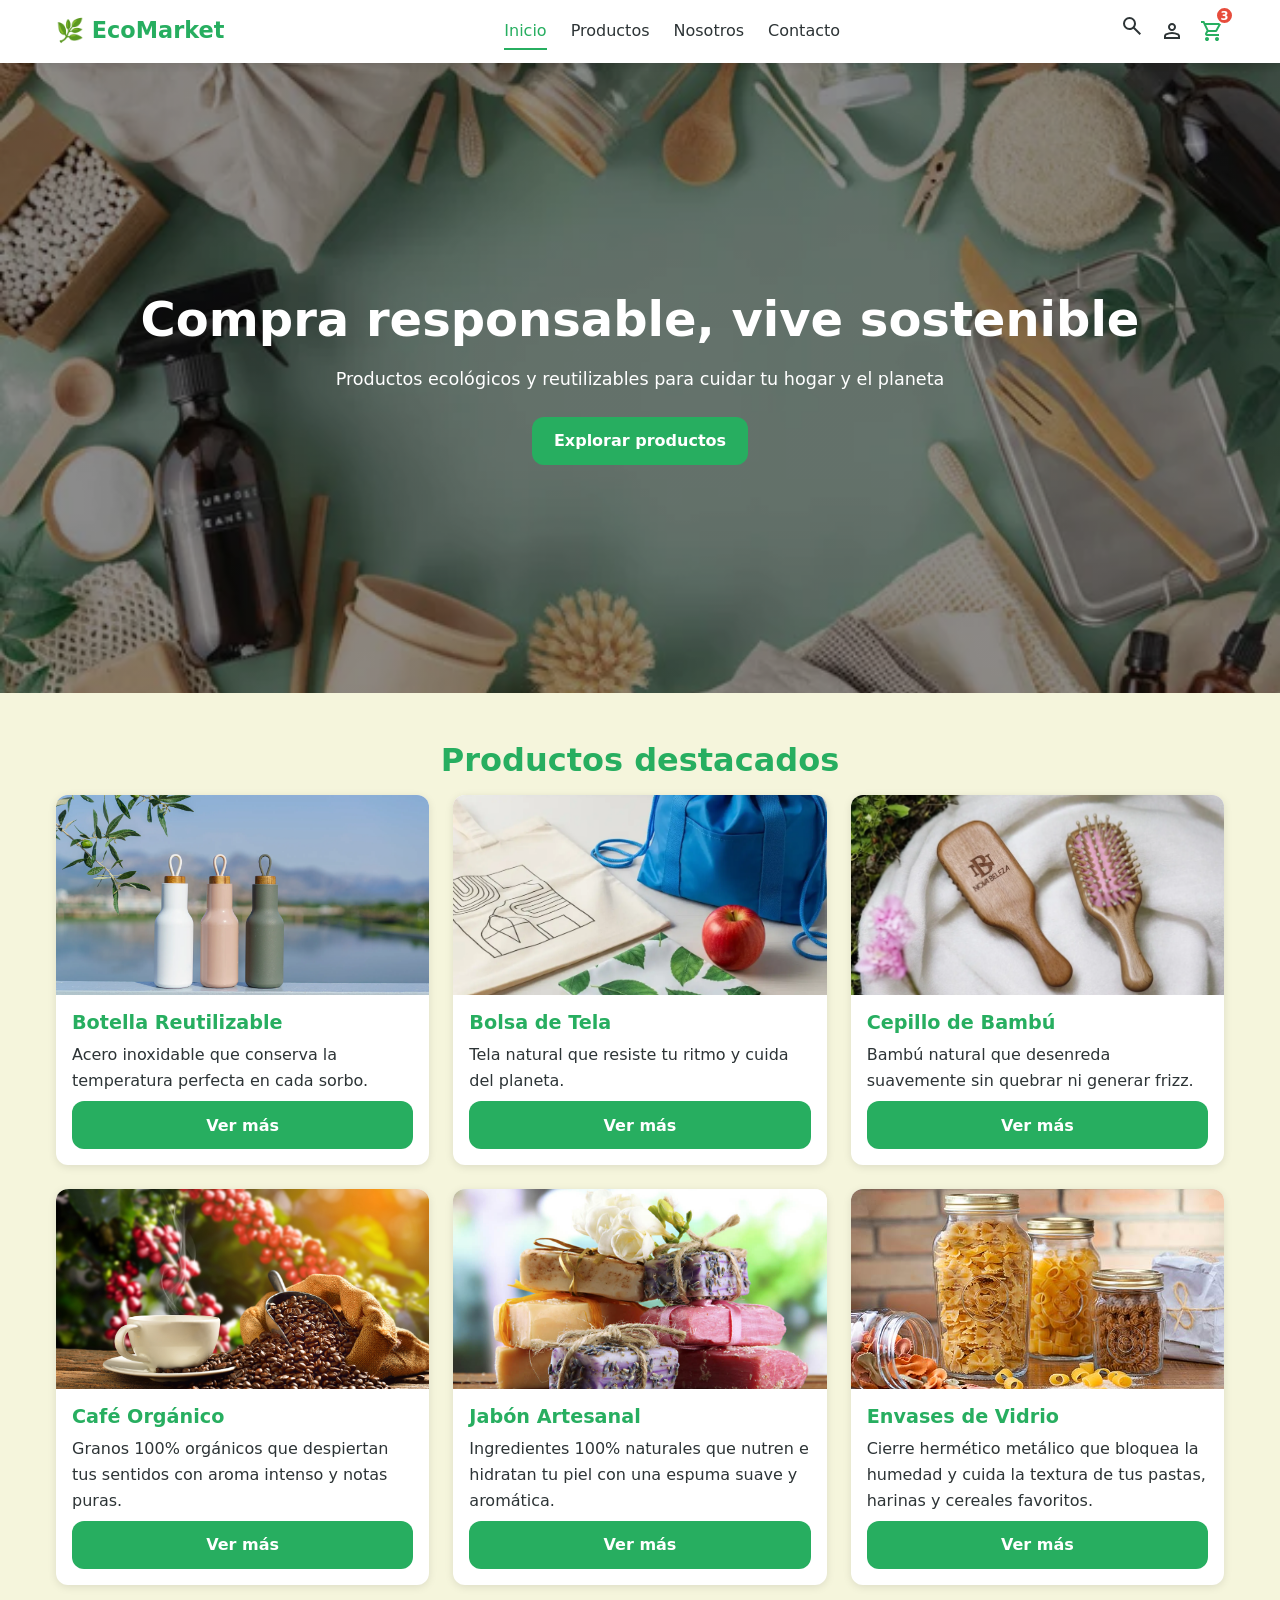
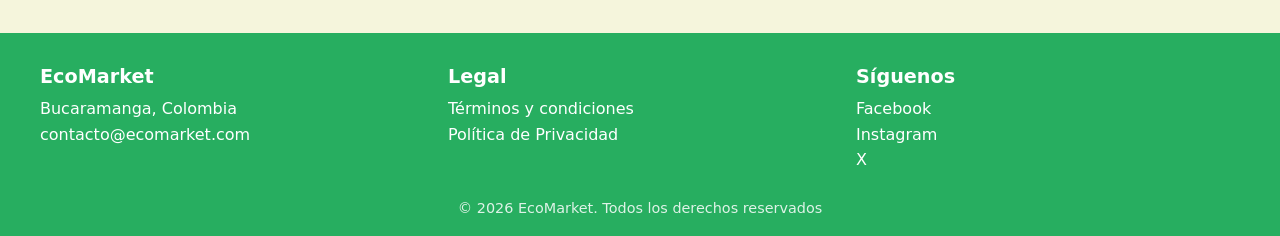
<file: index.html>
<!DOCTYPE html>
<html lang="es">
<head>
    <meta charset="UTF-8">
    <meta name="viewport" content="width=device-width, initial-scale=1.0">
    <meta name="description" content="EcoMarket: tienda en línea de productos ecológicos y sustentables.">
    <title>EcoMarket | Compra responsable, vive sostenible</title>
    <link rel="stylesheet" href="css/main.css">
    <link rel="stylesheet" href="css/layout.css">
    <link rel="stylesheet" href="css/components.css">
    <link rel="stylesheet" href="css/animations.css">
</head>
<body>
    <header class="header">
  <div class="header__inner">
    <a href="index.html" class="logo">🌿 EcoMarket</a>

    <nav class="nav" aria-label="Navegación principal">
      <ul>
        <li><a href="index.html" class="active">Inicio</a></li>
        <li><a href="views/productos.html">Productos</a></li>
        <li><a href="views/sobre-nosotros.html">Nosotros</a></li>
        <li><a href="views/contacto.html">Contacto</a></li>
      </ul>
    </nav>

    <div class="header__acciones">
      <a href="views/productos.html#buscador" aria-label="Buscar"><svg xmlns="http://www.w3.org/2000/svg" height="24px" viewBox="0 -960 960 960" width="24px" fill="currentColor"><path d="M784-120 532-372q-30 24-69 38t-83 14q-109 0-184.5-75.5T120-580q0-109 75.5-184.5T380-840q109 0 184.5 75.5T640-580q0 44-14 83t-38 69l252 252-56 56ZM380-400q75 0 127.5-52.5T560-580q0-75-52.5-127.5T380-760q-75 0-127.5 52.5T200-580q0 75 52.5 127.5T380-400Z"/></svg></a>
      <a href="views/perfil.html" class="perfil-enlace" aria-label="Mi Perfil" title="Mi Perfil"><svg xmlns="http://www.w3.org/2000/svg" height="24px" viewBox="0 -960 960 960" width="24px" fill="currentColor"><path d="M480-480q-66 0-113-47t-47-113q0-66 47-113t113-47q66 0 113 47t47 113q0 66-47 113t-113 47ZM160-160v-112q0-34 17.5-62.5T226-378q62-31 126-46.5T480-440q64 0 128 15.5T734-378q31 15 48.5 43.5T800-272v112H160Zm80-80h480v-32q0-11-5.5-20T700-306q-54-27-109-40.5T480-360q-56 0-111 13.5T260-306q-9 5-14.5 14t-5.5 20v32Zm240-320q33 0 56.5-23.5T560-640q0-33-23.5-56.5T480-720q-33 0-56.5 23.5T400-640q0 33 23.5 56.5T480-560Zm0-80Zm0 400Z"/></svg></a>
      <a href="views/carrito.html" class="carrito-enlace" aria-label="Carrito de compras"><svg xmlns="http://www.w3.org/2000/svg" height="24px" viewBox="0 -960 960 960" width="24px" fill="#27ae60"><path d="M223.5-103.5Q200-127 200-160t23.5-56.5Q247-240 280-240t56.5 23.5Q360-193 360-160t-23.5 56.5Q313-80 280-80t-56.5-23.5Zm400 0Q600-127 600-160t23.5-56.5Q647-240 680-240t56.5 23.5Q760-193 760-160t-23.5 56.5Q713-80 680-80t-56.5-23.5ZM246-720l96 200h280l110-200H246Zm-38-80h590q23 0 35 20.5t1 41.5L692-482q-11 20-29.5 31T622-440H324l-44 80h480v80H280q-45 0-68-39.5t-2-78.5l54-98-144-304H40v-80h130l38 80Zm134 280h280-280Z"/></svg><span class="carrito-contador">3</span></a>
    </div>
  </div>
</header>

<main>
    <section class="hero">
        <div class="hero__contenido">
            <h1>Compra responsable, vive sostenible</h1>
            <p>Productos ecológicos y reutilizables para cuidar tu hogar y el planeta</p>
            <a href="views/productos.html" class="btn">Explorar productos</a>
        </div>
    </section>

    <section class="destacados">
        <h2>Productos destacados</h2>
        <div class="grid-destacados">
            <article class="card card--hover">
                <img class="card__img" src="img/products/Botella_Reutilizable.webp" alt="Botella reutilizable de acero">
                <div class="card__body">
                    <h3>Botella Reutilizable</h3>
                    <p>Acero inoxidable que conserva la temperatura perfecta en cada sorbo.</p>
                    <a href="views/producto.html" class="btn">Ver más</a>
                </div>
            </article>

            <article class="card card--hover">
                <img class="card__img" src="img/products/Bolsa_de_tela.webp" alt="Bolsa de Tela">
                <div class="card__body">
                    <h3>Bolsa de Tela</h3>
                    <p>Tela natural que resiste tu ritmo y cuida del planeta.</p>
                    <a href="views/productos.html" class="btn">Ver más</a>
                </div>
            </article>

            <article class="card card--hover">
                <img class="card__img" src="img/products/Capillo_de_Bambu.webp" alt="Cepillo de Bambú">
                <div class="card__body">
                    <h3>Cepillo de Bambú</h3>
                    <p>Bambú natural que desenreda suavemente sin quebrar ni generar frizz.</p>
                    <a href="views/productos.html" class="btn">Ver más</a>
                </div>
            </article>

            <article class="card card--hover">
                <img class="card__img" src="img/products/Cafe_Organico.jpg" alt="Café Orgánico">
                <div class="card__body">
                    <h3>Café Orgánico</h3>
                    <p>Granos 100% orgánicos que despiertan tus sentidos con aroma intenso y notas puras.</p>
                    <a href="views/productos.html" class="btn">Ver más</a>
                </div>
            </article>

            <article class="card card--hover">
                <img class="card__img" src="img/products/Jabon_Artesanl.jpg" alt="Jabón Artesanal">
                <div class="card__body">
                    <h3>Jabón Artesanal</h3>
                    <p>Ingredientes 100% naturales que nutren e hidratan tu piel con una espuma suave y aromática.</p>
                    <a href="views/productos.html" class="btn">Ver más</a>
                </div>
            </article>

            <article class="card card--hover">
                <img class="card__img" src="img/products/Envases_de_Vidrio.jpg" alt="Envases de Vidrio">
                <div class="card__body">
                    <h3>Envases de Vidrio</h3>
                    <p>Cierre hermético metálico que bloquea la humedad y cuida la textura de tus pastas, harinas y cereales favoritos.</p>
                    <a href="views/productos.html" class="btn">Ver más</a>
                </div>
            </article>
        </div>
    </section>
</main>

<footer class="footer">
<div class="footer__inner">
    <div>
        <h3>EcoMarket</h3>
        <p>Bucaramanga, Colombia</p>
        <p>contacto@ecomarket.com</p>
    </div>
    <div>
        <h3>Legal</h3>
        <ul>
            <li><a href="#">Términos y condiciones</a></li>
            <li><a href="#">Política de Privacidad</a></li>
        </ul>
    </div>
    <div>
        <h3>Síguenos</h3>
        <ul class="redes">
            <li><a href="#">Facebook</a></li>
            <li><a href="#">Instagram</a></li>
            <li><a href="#">X</a></li>
        </ul>
    </div>
</div>
<p class="footer__copy">© 2026 EcoMarket. Todos los derechos reservados</p>
</footer>


</body>
</html>
</file>
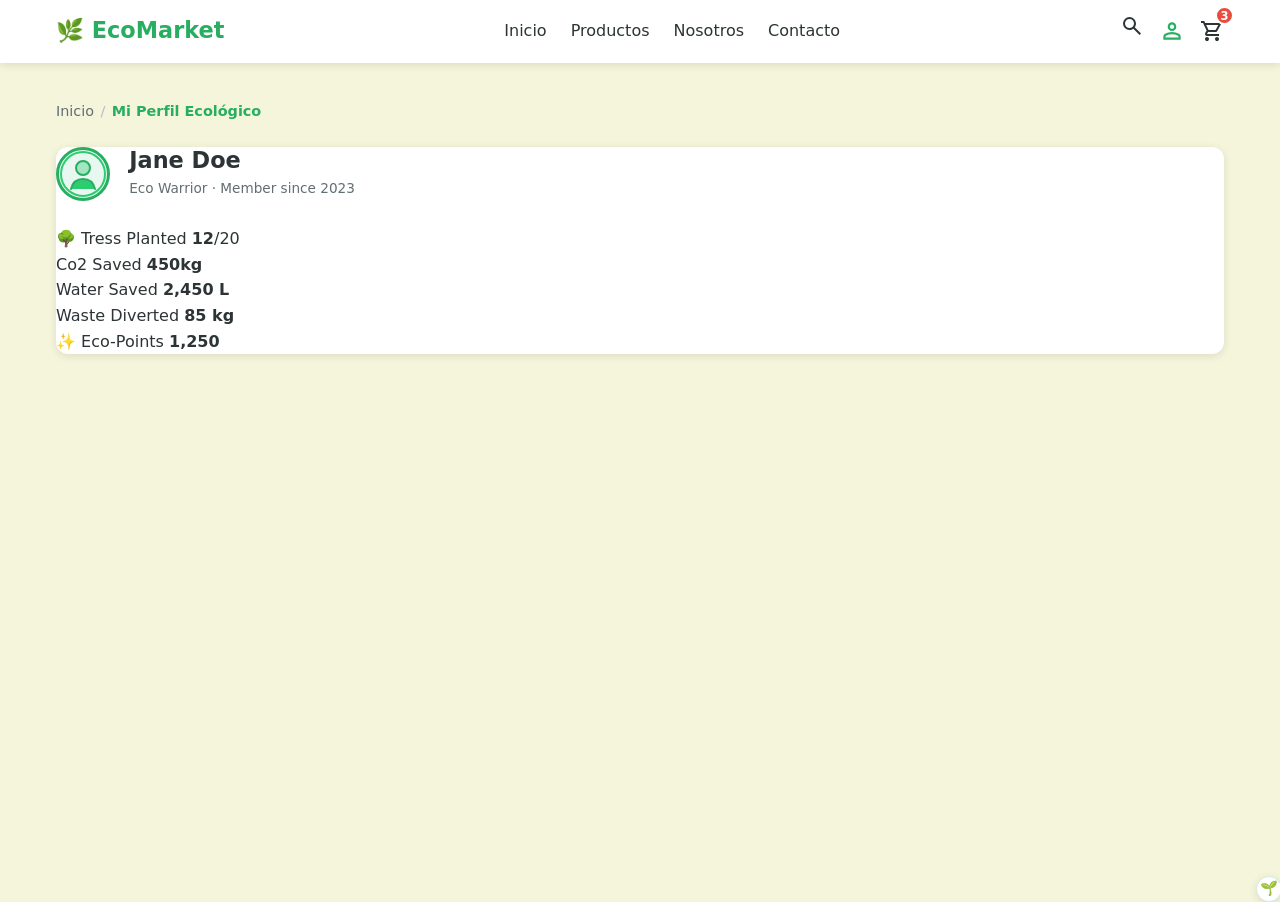
<file: views/perfil.html>
<!DOCTYPE html>
<html lang="es">
<head>
  <meta charset="UTF-8">
  <meta name="viewport" content="width=device-width, initial-scale=1.0">
  <meta name="description" content="Perfil de usuario en EcoMarket. Consulta tu historial de compras ecológicas, eco-puntos y nivel de impacto ambiental.">
  <title>EcoMarket | Mi Perfil Ecológico</title>
  <link rel="stylesheet" href="../css/main.css">
  <link rel="stylesheet" href="../css/layout.css">
  <link rel="stylesheet" href="../css/components.css">
  <link rel="stylesheet" href="../css/animations.css">
</head>
<body>

  <!-- Encabezado común -->
  <header class="header">
    <div class="header__inner">
      <a href="../index.html" class="logo">🌿 EcoMarket</a>

      <nav class="nav" aria-label="Navegación principal">
        <ul>
          <li><a href="../index.html">Inicio</a></li>
          <li><a href="productos.html">Productos</a></li>
          <li><a href="sobre-nosotros.html">Nosotros</a></li>
          <li><a href="contacto.html">Contacto</a></li>
        </ul>
      </nav>

      <div class="header__acciones">
        <a href="productos.html#buscador" aria-label="Buscar">
          <svg xmlns="http://www.w3.org/2000/svg" height="24px" viewBox="0 -960 960 960" width="24px" fill="currentColor"><path d="M784-120 532-372q-30 24-69 38t-83 14q-109 0-184.5-75.5T120-580q0-109 75.5-184.5T380-840q109 0 184.5 75.5T640-580q0 44-14 83t-38 69l252 252-56 56ZM380-400q75 0 127.5-52.5T560-580q0-75-52.5-127.5T380-760q-75 0-127.5 52.5T200-580q0 75 52.5 127.5T380-400Z"/></svg>
        </a>
        <a href="perfil.html" class="perfil-enlace activo" aria-label="Mi Perfil" title="Mi Perfil">
          <svg xmlns="http://www.w3.org/2000/svg" height="24px" viewBox="0 -960 960 960" width="24px" fill="#27ae60"><path d="M480-480q-66 0-113-47t-47-113q0-66 47-113t113-47q66 0 113 47t47 113q0 66-47 113t-113 47ZM160-160v-112q0-34 17.5-62.5T226-378q62-31 126-46.5T480-440q64 0 128 15.5T734-378q31 15 48.5 43.5T800-272v112H160Zm80-80h480v-32q0-11-5.5-20T700-306q-54-27-109-40.5T480-360q-56 0-111 13.5T260-306q-9 5-14.5 14t-5.5 20v32Zm240-320q33 0 56.5-23.5T560-640q0-33-23.5-56.5T480-720q-33 0-56.5 23.5T400-640q0 33 23.5 56.5T480-560Zm0-80Zm0 400Z"/></svg>
        </a>
        <a href="carrito.html" class="carrito-enlace" aria-label="Carrito de compras con 3 artículos">
          <svg xmlns="http://www.w3.org/2000/svg" height="24px" viewBox="0 -960 960 960" width="24px" fill="currentColor"><path d="M223.5-103.5Q200-127 200-160t23.5-56.5Q247-240 280-240t56.5 23.5Q360-193 360-160t-23.5 56.5Q313-80 280-80t-56.5-23.5Zm400 0Q600-127 600-160t23.5-56.5Q647-240 680-240t56.5 23.5Q760-193 760-160t-23.5 56.5Q713-80 680-80t-56.5-23.5ZM246-720l96 200h280l110-200H246Zm-38-80h590q23 0 35 20.5t1 41.5L692-482q-11 20-29.5 31T622-440H324l-44 80h480v80H280q-45 0-68-39.5t-2-78.5l54-98-144-304H40v-80h130l38 80Zm134 280h280-280Z"/></svg>
          <span class="carrito-contador">3</span>
        </a>
      </div>
    </div>
  </header>

  <main class="perfil-page">
    <!-- Migas de pan (Breadcrumbs) -->
    <nav class="migas-pan" aria-label="Ruta de navegación">
      <div class="migas-pan__inner">
        <a href="../index.html">Inicio</a>
        <span class="migas-pan__separador">/</span>
        <span aria-current="page">Mi Perfil Ecológico</span>
      </div>
    </nav>

    <!-- Tarjeta de Cabecera del Perfil con Estadísticas de Impacto -->
    <section class="card" aria-label="Información general del usuario">
      <div class="perfil-usuario-box">
        <div class="perfil-avatar">
          <img src="../img/icons/avatar-usuaria.svg" alt="Avatar de Jane Doe" class="perfil-avatar-img">
          <span class="avatar-nivel-badge" title="Nivel Guardián">🌱</span>
        </div>
        <div class="perfil-usuario-info">
          <div class="perfil-nombre-fila">
            <h1>Jane Doe</h1>
            <span class="badge badge--stock">Guardián del Planeta</span>
          </div>
          <p class="perfil-meta">Eco Warrior · Member since 2023</p>
        </div>
        </div>
      </div>
      <br>
      <article>
          <ul>
            <span><p> 🌳 Tress Planted <strong>12</strong>/20</p></span>
            <li><p> Co2 Saved <strong> 450kg </strong></p></li>
            <li><p> Water Saved <strong>2,450 L</strong></p></li>
            <li><p> Waste Diverted <strong> 85 kg</strong></p></li>
            <li><p> ✨ Eco-Points <strong> 1,250</strong></p></li>
          </ul>
      </article>
</file>
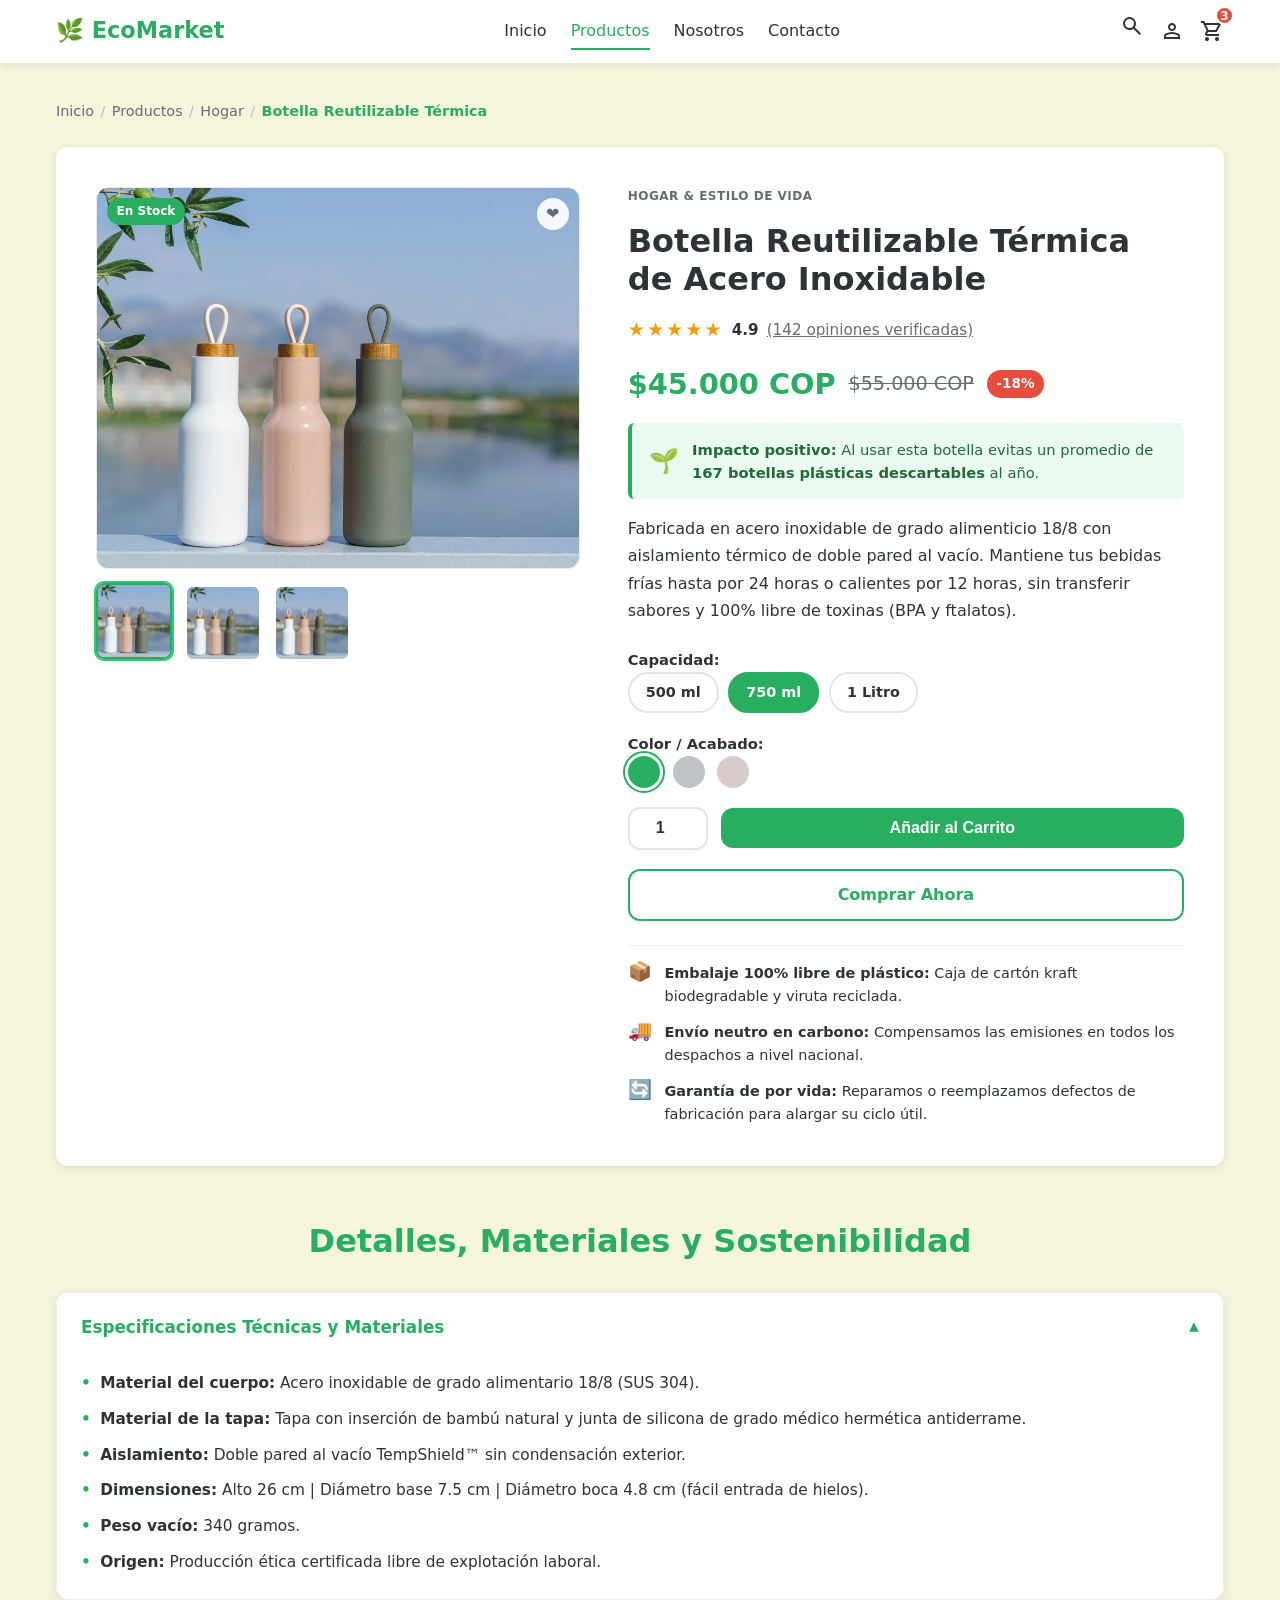
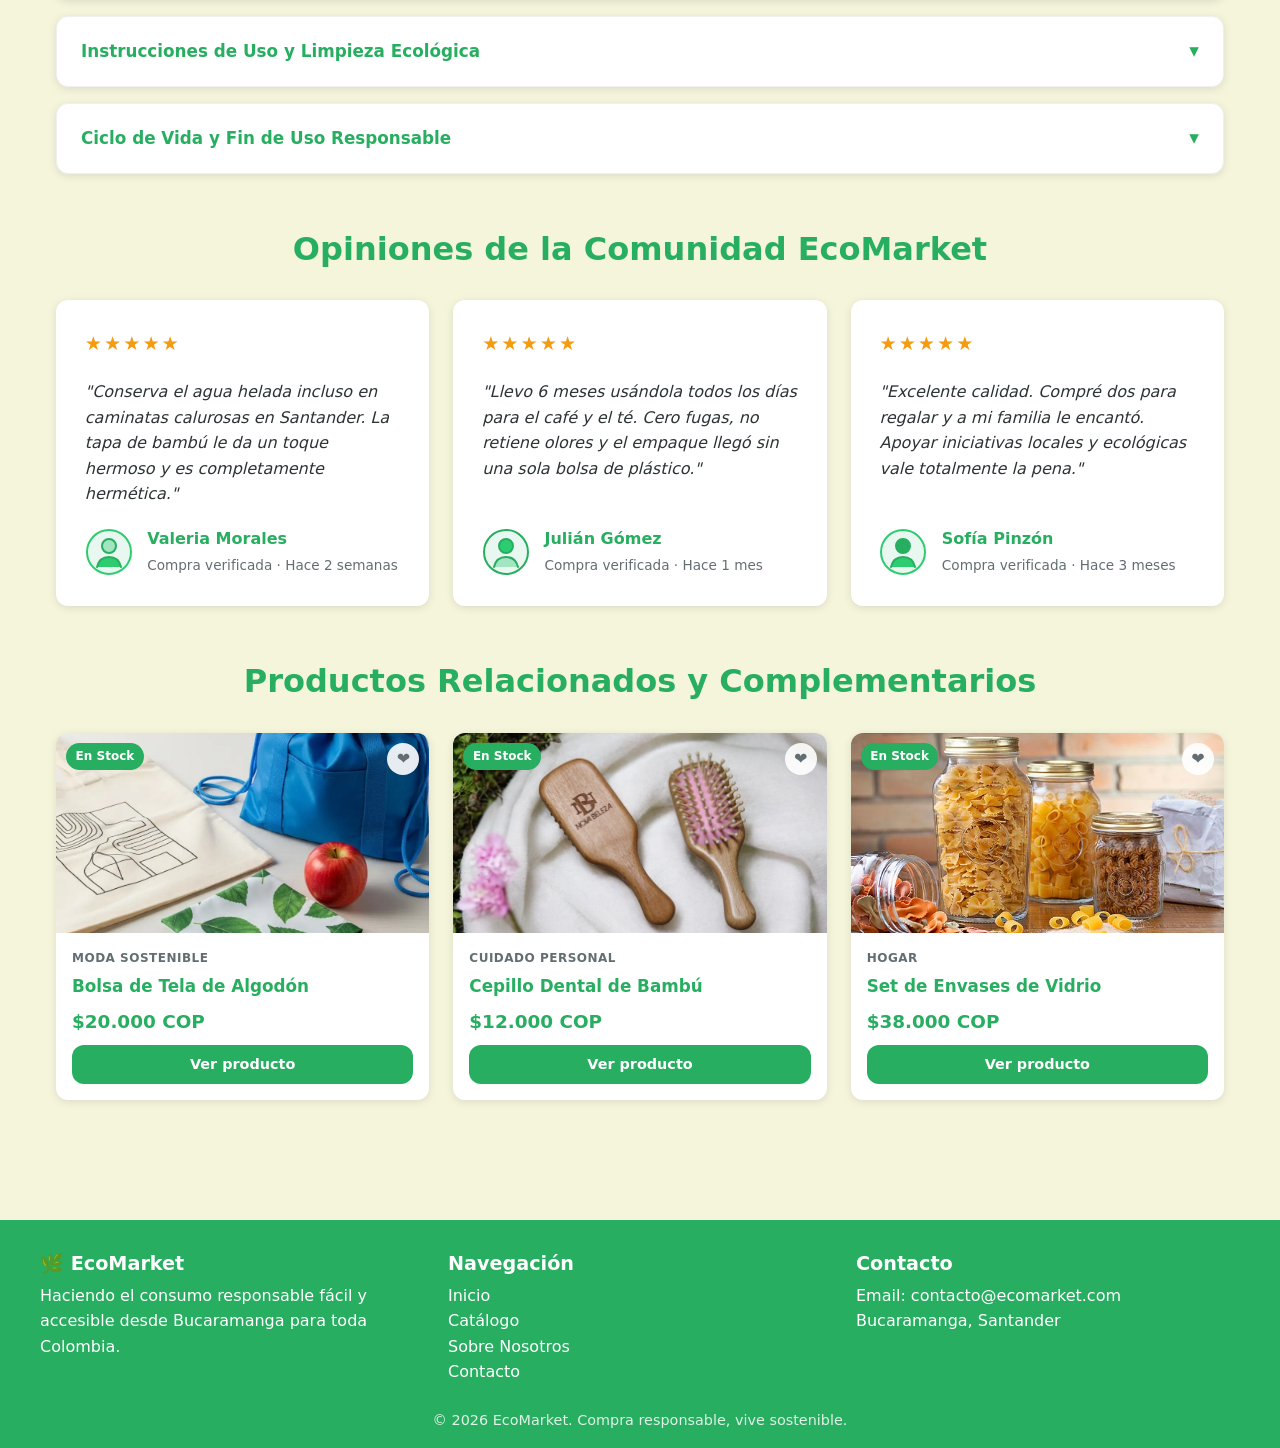
<file: views/producto.html>
<!DOCTYPE html>
<html lang="es">
<head>
  <meta charset="UTF-8">
  <meta name="viewport" content="width=device-width, initial-scale=1.0">
  <meta name="description" content="Detalle de producto en EcoMarket: Botella Reutilizable Térmica de Acero Inoxidable. 100% ecológica y libre de plástico.">
  <title>EcoMarket | Botella Reutilizable Térmica 750ml</title>
  <link rel="stylesheet" href="../css/main.css">
  <link rel="stylesheet" href="../css/layout.css">
  <link rel="stylesheet" href="../css/components.css">
  <link rel="stylesheet" href="../css/animations.css">
</head>
<body>

  <!-- Encabezado común -->
  <header class="header">
    <div class="header__inner">
      <a href="../index.html" class="logo">🌿 EcoMarket</a>

      <nav class="nav" aria-label="Navegación principal">
        <ul>
          <li><a href="../index.html">Inicio</a></li>
          <li><a href="productos.html" class="active">Productos</a></li>
          <li><a href="sobre-nosotros.html">Nosotros</a></li>
          <li><a href="contacto.html">Contacto</a></li>
        </ul>
      </nav>

      <div class="header__acciones">
        <a href="productos.html#buscador" aria-label="Buscar">
          <svg xmlns="http://www.w3.org/2000/svg" height="24px" viewBox="0 -960 960 960" width="24px" fill="currentColor"><path d="M784-120 532-372q-30 24-69 38t-83 14q-109 0-184.5-75.5T120-580q0-109 75.5-184.5T380-840q109 0 184.5 75.5T640-580q0 44-14 83t-38 69l252 252-56 56ZM380-400q75 0 127.5-52.5T560-580q0-75-52.5-127.5T380-760q-75 0-127.5 52.5T200-580q0 75 52.5 127.5T380-400Z"/></svg>
        </a>
        <a href="perfil.html" class="perfil-enlace" aria-label="Mi Perfil" title="Mi Perfil">
          <svg xmlns="http://www.w3.org/2000/svg" height="24px" viewBox="0 -960 960 960" width="24px" fill="currentColor"><path d="M480-480q-66 0-113-47t-47-113q0-66 47-113t113-47q66 0 113 47t47 113q0 66-47 113t-113 47ZM160-160v-112q0-34 17.5-62.5T226-378q62-31 126-46.5T480-440q64 0 128 15.5T734-378q31 15 48.5 43.5T800-272v112H160Zm80-80h480v-32q0-11-5.5-20T700-306q-54-27-109-40.5T480-360q-56 0-111 13.5T260-306q-9 5-14.5 14t-5.5 20v32Zm240-320q33 0 56.5-23.5T560-640q0-33-23.5-56.5T480-720q-33 0-56.5 23.5T400-640q0 33 23.5 56.5T480-560Zm0-80Zm0 400Z"/></svg>
        </a>
        <a href="carrito.html" class="carrito-enlace" aria-label="Carrito de compras">
          <svg xmlns="http://www.w3.org/2000/svg" height="24px" viewBox="0 -960 960 960" width="24px" fill="currentColor"><path d="M223.5-103.5Q200-127 200-160t23.5-56.5Q247-240 280-240t56.5 23.5Q360-193 360-160t-23.5 56.5Q313-80 280-80t-56.5-23.5Zm400 0Q600-127 600-160t23.5-56.5Q647-240 680-240t56.5 23.5Q760-193 760-160t-23.5 56.5Q713-80 680-80t-56.5-23.5ZM246-720l96 200h280l110-200H246Zm-38-80h590q23 0 35 20.5t1 41.5L692-482q-11 20-29.5 31T622-440H324l-44 80h480v80H280q-45 0-68-39.5t-2-78.5l54-98-144-304H40v-80h130l38 80Zm134 280h280-280Z"/></svg>
          <span class="carrito-contador">3</span>
        </a>
      </div>
    </div>
  </header>

  <main class="producto-page">
    <!-- Migas de pan (Breadcrumbs) -->
    <nav class="migas-pan" aria-label="Ruta de navegación">
      <div class="migas-pan__inner">
        <a href="../index.html">Inicio</a>
        <span class="migas-pan__separador">/</span>
        <a href="productos.html">Productos</a>
        <span class="migas-pan__separador">/</span>
        <a href="productos.html#hogar">Hogar</a>
        <span class="migas-pan__separador">/</span>
        <span aria-current="page">Botella Reutilizable Térmica</span>
      </div>
    </nav>

    <!-- Sección Principal de Producto: Galería e Información -->
    <section class="producto-principal">
      <div class="producto-layout">

        <!-- Galería de Imágenes (Interactiva con Pure CSS) -->
        <div class="producto-galeria">
          <input type="radio" name="galeria" id="galeria-1" class="galeria-radio" checked>
          <input type="radio" name="galeria" id="galeria-2" class="galeria-radio">
          <input type="radio" name="galeria" id="galeria-3" class="galeria-radio">

          <div class="galeria-visor">
            <span class="badge badge--stock">En Stock</span>
            <input type="checkbox" id="fav-detalle" class="fav-toggle" aria-label="Añadir a favoritos">
            <label for="fav-detalle" class="btn-favorito" title="Favorito">❤</label>
            <img class="galeria-visor__img galeria-visor__img--1" src="../img/products/Botella_Reutilizable.webp" alt="Botella Reutilizable de Acero Inoxidable - Vista frontal">
            <img class="galeria-visor__img galeria-visor__img--2" src="../img/products/Botella_Reutilizable.webp" alt="Botella Reutilizable de Acero Inoxidable - Detalle de acabado y tapa">
            <img class="galeria-visor__img galeria-visor__img--3" src="../img/products/Botella_Reutilizable.webp" alt="Botella Reutilizable de Acero Inoxidable - Vista en escala">
          </div>

          <div class="galeria-miniaturas" role="region" aria-label="Selector de vistas alternativas">
            <label for="galeria-1" class="miniatura-label">
              <img class="miniatura" src="../img/products/Botella_Reutilizable.webp" alt="Vista 1">
            </label>
            <label for="galeria-2" class="miniatura-label">
              <img class="miniatura" src="../img/products/Botella_Reutilizable.webp" alt="Vista 2">
            </label>
            <label for="galeria-3" class="miniatura-label">
              <img class="miniatura" src="../img/products/Botella_Reutilizable.webp" alt="Vista 3">
            </label>
          </div>
        </div>

        <!-- Información y Compra -->
        <article class="producto-info">
          <span class="card__categoria">Hogar & Estilo de Vida</span>
          <h1 class="producto-info__titulo">Botella Reutilizable Térmica de Acero Inoxidable</h1>

          <div class="producto-info__calificacion">
            <span class="testimonio-estrellas">★★★★★</span>
            <span class="calificacion-promedio">4.9</span>
            <a href="#opiniones" class="calificacion-conteo">(142 opiniones verificadas)</a>
          </div>

          <div class="producto-info__precio-bloque">
            <span class="producto-precio-actual">$45.000 COP</span>
            <span class="producto-precio-anterior">$55.000 COP</span>
            <span class="badge badge--descuento">-18%</span>
          </div>

          <div class="impacto-ecologico-box">
            <span class="impacto-icono">🌱</span>
            <p><strong>Impacto positivo:</strong> Al usar esta botella evitas un promedio de <strong>167 botellas plásticas descartables</strong> al año.</p>
          </div>

          <p class="producto-info__descripcion">
            Fabricada en acero inoxidable de grado alimenticio 18/8 con aislamiento térmico de doble pared al vacío. Mantiene tus bebidas frías hasta por 24 horas o calientes por 12 horas, sin transferir sabores y 100% libre de toxinas (BPA y ftalatos).
          </p>

          <form class="producto-form" action="carrito.html">
            <!-- Selección de Capacidad (Pure CSS Radios) -->
            <fieldset class="selector-grupo">
              <legend class="selector-titulo">Capacidad:</legend>
              <div class="selector-opciones">
                <input type="radio" id="tam-500" name="capacidad" value="500ml" class="selector-input">
                <label for="tam-500" class="selector-chip">500 ml</label>

                <input type="radio" id="tam-750" name="capacidad" value="750ml" class="selector-input" checked>
                <label for="tam-750" class="selector-chip">750 ml</label>

                <input type="radio" id="tam-1000" name="capacidad" value="1000ml" class="selector-input">
                <label for="tam-1000" class="selector-chip">1 Litro</label>
              </div>
            </fieldset>

            <!-- Selección de Color -->
            <fieldset class="selector-grupo">
              <legend class="selector-titulo">Color / Acabado:</legend>
              <div class="selector-colores">
                <input type="radio" id="color-verde" name="color" value="verde" class="color-input" checked>
                <label for="color-verde" class="color-muestra color-muestra--verde" title="Verde Bosque"></label>

                <input type="radio" id="color-acero" name="color" value="acero" class="color-input">
                <label for="color-acero" class="color-muestra color-muestra--acero" title="Acero Natural"></label>

                <input type="radio" id="color-beige" name="color" value="beige" class="color-input">
                <label for="color-beige" class="color-muestra color-muestra--beige" title="Beige Arena"></label>
              </div>
            </fieldset>

            <!-- Cantidad y Acciones de Compra -->
            <div class="producto-acciones">
              <div class="cantidad-selector">
                <label for="cantidad" class="sr-only">Cantidad</label>
                <input type="number" id="cantidad" name="cantidad" value="1" min="1" max="10" class="cantidad-input">
              </div>
              <button type="submit" class="btn btn--carrito">Añadir al Carrito</button>
            </div>
            <a href="carrito.html" class="btn btn--outline btn--comprar-ahora">Comprar Ahora</a>
          </form>

          <!-- Beneficios ecológicos inmediatos -->
          <ul class="garantias-lista">
            <li class="garantia-item">
              <span class="garantia-icono">📦</span>
              <span><strong>Embalaje 100% libre de plástico:</strong> Caja de cartón kraft biodegradable y viruta reciclada.</span>
            </li>
            <li class="garantia-item">
              <span class="garantia-icono">🚚</span>
              <span><strong>Envío neutro en carbono:</strong> Compensamos las emisiones en todos los despachos a nivel nacional.</span>
            </li>
            <li class="garantia-item">
              <span class="garantia-icono">🔄</span>
              <span><strong>Garantía de por vida:</strong> Reparamos o reemplazamos defectos de fabricación para alargar su ciclo útil.</span>
            </li>
          </ul>
        </article>

      </div>
    </section>

    <!-- Pestañas / Acordeón de Especificaciones y Cuidados (Pure CSS con <details>) -->
    <section class="producto-detalles-seccion">
      <h2 class="seccion-titulo">Detalles, Materiales y Sostenibilidad</h2>
      <div class="acordeon-contenedor">
        <details class="acordeon-item" open>
          <summary class="acordeon-titulo">Especificaciones Técnicas y Materiales</summary>
          <div class="acordeon-cuerpo">
            <ul class="lista-especificaciones">
              <li><strong>Material del cuerpo:</strong> Acero inoxidable de grado alimentario 18/8 (SUS 304).</li>
              <li><strong>Material de la tapa:</strong> Tapa con inserción de bambú natural y junta de silicona de grado médico hermética antiderrame.</li>
              <li><strong>Aislamiento:</strong> Doble pared al vacío TempShield™ sin condensación exterior.</li>
              <li><strong>Dimensiones:</strong> Alto 26 cm | Diámetro base 7.5 cm | Diámetro boca 4.8 cm (fácil entrada de hielos).</li>
              <li><strong>Peso vacío:</strong> 340 gramos.</li>
              <li><strong>Origen:</strong> Producción ética certificada libre de explotación laboral.</li>
            </ul>
          </div>
        </details>

        <details class="acordeon-item">
          <summary class="acordeon-titulo">Instrucciones de Uso y Limpieza Ecológica</summary>
          <div class="acordeon-cuerpo">
            <p>Para alargar la vida útil de tu botella y conservar su recubrimiento natural intacto:</p>
            <ul class="lista-especificaciones">
              <li>Lavar antes del primer uso con agua tibia y jabón neutro biodegradable.</li>
              <li>Recomendamos el uso de nuestro cepillo de cerdas vegetales para limpiar el interior con facilidad.</li>
              <li>No apto para microondas ni congelador (el aislamiento térmico no lo requiere).</li>
              <li>Para eliminar olores o manchas intensas, utiliza bicarbonato de sodio con vinagre blanco y enjuaga con abundante agua.</li>
            </ul>
          </div>
        </details>

        <details class="acordeon-item">
          <summary class="acordeon-titulo">Ciclo de Vida y Fin de Uso Responsable</summary>
          <div class="acordeon-cuerpo">
            <p>
              El acero inoxidable es 100% reciclable infinitas veces sin perder sus propiedades mecánicas. Si algún día termina la vida útil de tu botella tras años de uso, puedes depositarla en cualquier punto limpio de metales o regresarla a nuestra tienda en Bucaramanga a cambio de un bono de descuento en nuestro programa de reciclaje circular.
            </p>
          </div>
        </details>
      </div>
    </section>

    <!-- Opiniones y Reseñas de Clientes -->
    <section class="producto-reviews-seccion" id="opiniones">
      <h2 class="seccion-titulo">Opiniones de la Comunidad EcoMarket</h2>
      <div class="reviews-grid">
        <article class="testimonio-card card--hover">
          <div class="testimonio-estrellas">★★★★★</div>
          <p class="testimonio-texto">"Conserva el agua helada incluso en caminatas calurosas en Santander. La tapa de bambú le da un toque hermoso y es completamente hermética."</p>
          <div class="testimonio-autor">
            <img src="../img/icons/avatar-usuaria.svg" alt="Avatar de Valeria Morales" class="testimonio-avatar">
            <div>
              <h4>Valeria Morales</h4>
              <span>Compra verificada · Hace 2 semanas</span>
            </div>
          </div>
        </article>

        <article class="testimonio-card card--hover">
          <div class="testimonio-estrellas">★★★★★</div>
          <p class="testimonio-texto">"Llevo 6 meses usándola todos los días para el café y el té. Cero fugas, no retiene olores y el empaque llegó sin una sola bolsa de plástico."</p>
          <div class="testimonio-autor">
            <img src="../img/icons/avatar-usuario.svg" alt="Avatar de Julián Gómez" class="testimonio-avatar">
            <div>
              <h4>Julián Gómez</h4>
              <span>Compra verificada · Hace 1 mes</span>
            </div>
          </div>
        </article>

        <article class="testimonio-card card--hover">
          <div class="testimonio-estrellas">★★★★★</div>
          <p class="testimonio-texto">"Excelente calidad. Compré dos para regalar y a mi familia le encantó. Apoyar iniciativas locales y ecológicas vale totalmente la pena."</p>
          <div class="testimonio-autor">
            <img src="../img/icons/avatar-usuaria-2.svg" alt="Avatar de Sofía Pinzón" class="testimonio-avatar">
            <div>
              <h4>Sofía Pinzón</h4>
              <span>Compra verificada · Hace 3 meses</span>
            </div>
          </div>
        </article>
      </div>
    </section>

    <!-- Productos Relacionados Recomendados -->
    <section class="producto-relacionados-seccion">
      <h2 class="seccion-titulo">Productos Relacionados y Complementarios</h2>
      <div class="grid-destacados">
        <!-- Producto Relacionado 1 -->
        <article class="card card--producto card--hover">
          <span class="badge badge--stock">En Stock</span>
          <input type="checkbox" id="fav-rel-1" class="fav-toggle" aria-label="Añadir a favoritos">
          <label for="fav-rel-1" class="btn-favorito" title="Favorito">❤</label>
          <img class="card__img" src="../img/products/Bolsa_de_tela.webp" alt="Bolsa de Tela">
          <div class="card__body">
            <span class="card__categoria">Moda Sostenible</span>
            <h3 class="card__titulo">Bolsa de Tela de Algodón</h3>
            <p class="card__precio">$20.000 COP</p>
            <a href="productos.html" class="btn btn--small">Ver producto</a>
          </div>
        </article>

        <!-- Producto Relacionado 2 -->
        <article class="card card--producto card--hover">
          <span class="badge badge--stock">En Stock</span>
          <input type="checkbox" id="fav-rel-2" class="fav-toggle" aria-label="Añadir a favoritos">
          <label for="fav-rel-2" class="btn-favorito" title="Favorito">❤</label>
          <img class="card__img" src="../img/products/Capillo_de_Bambu.webp" alt="Cepillo de Bambú">
          <div class="card__body">
            <span class="card__categoria">Cuidado Personal</span>
            <h3 class="card__titulo">Cepillo Dental de Bambú</h3>
            <p class="card__precio">$12.000 COP</p>
            <a href="productos.html" class="btn btn--small">Ver producto</a>
          </div>
        </article>

        <!-- Producto Relacionado 3 -->
        <article class="card card--producto card--hover">
          <span class="badge badge--stock">En Stock</span>
          <input type="checkbox" id="fav-rel-3" class="fav-toggle" aria-label="Añadir a favoritos">
          <label for="fav-rel-3" class="btn-favorito" title="Favorito">❤</label>
          <img class="card__img" src="../img/products/Envases_de_Vidrio.jpg" alt="Envases de Vidrio">
          <div class="card__body">
            <span class="card__categoria">Hogar</span>
            <h3 class="card__titulo">Set de Envases de Vidrio</h3>
            <p class="card__precio">$38.000 COP</p>
            <a href="productos.html" class="btn btn--small">Ver producto</a>
          </div>
        </article>
      </div>
    </section>
  </main>

  <!-- Pie de página común -->
  <footer class="footer">
    <div class="footer__inner">
      <div class="footer__col">
        <h3>🌿 EcoMarket</h3>
        <p>Haciendo el consumo responsable fácil y accesible desde Bucaramanga para toda Colombia.</p>
      </div>
      <div class="footer__col">
        <h3>Navegación</h3>
        <ul>
          <li><a href="../index.html">Inicio</a></li>
          <li><a href="productos.html">Catálogo</a></li>
          <li><a href="sobre-nosotros.html">Sobre Nosotros</a></li>
          <li><a href="contacto.html">Contacto</a></li>
        </ul>
      </div>
      <div class="footer__col">
        <h3>Contacto</h3>
        <p>Email: contacto@ecomarket.com</p>
        <p>Bucaramanga, Santander</p>
      </div>
    </div>
    <p class="footer__copy">&copy; 2026 EcoMarket. Compra responsable, vive sostenible.</p>
  </footer>

</body>
</html>
</file>
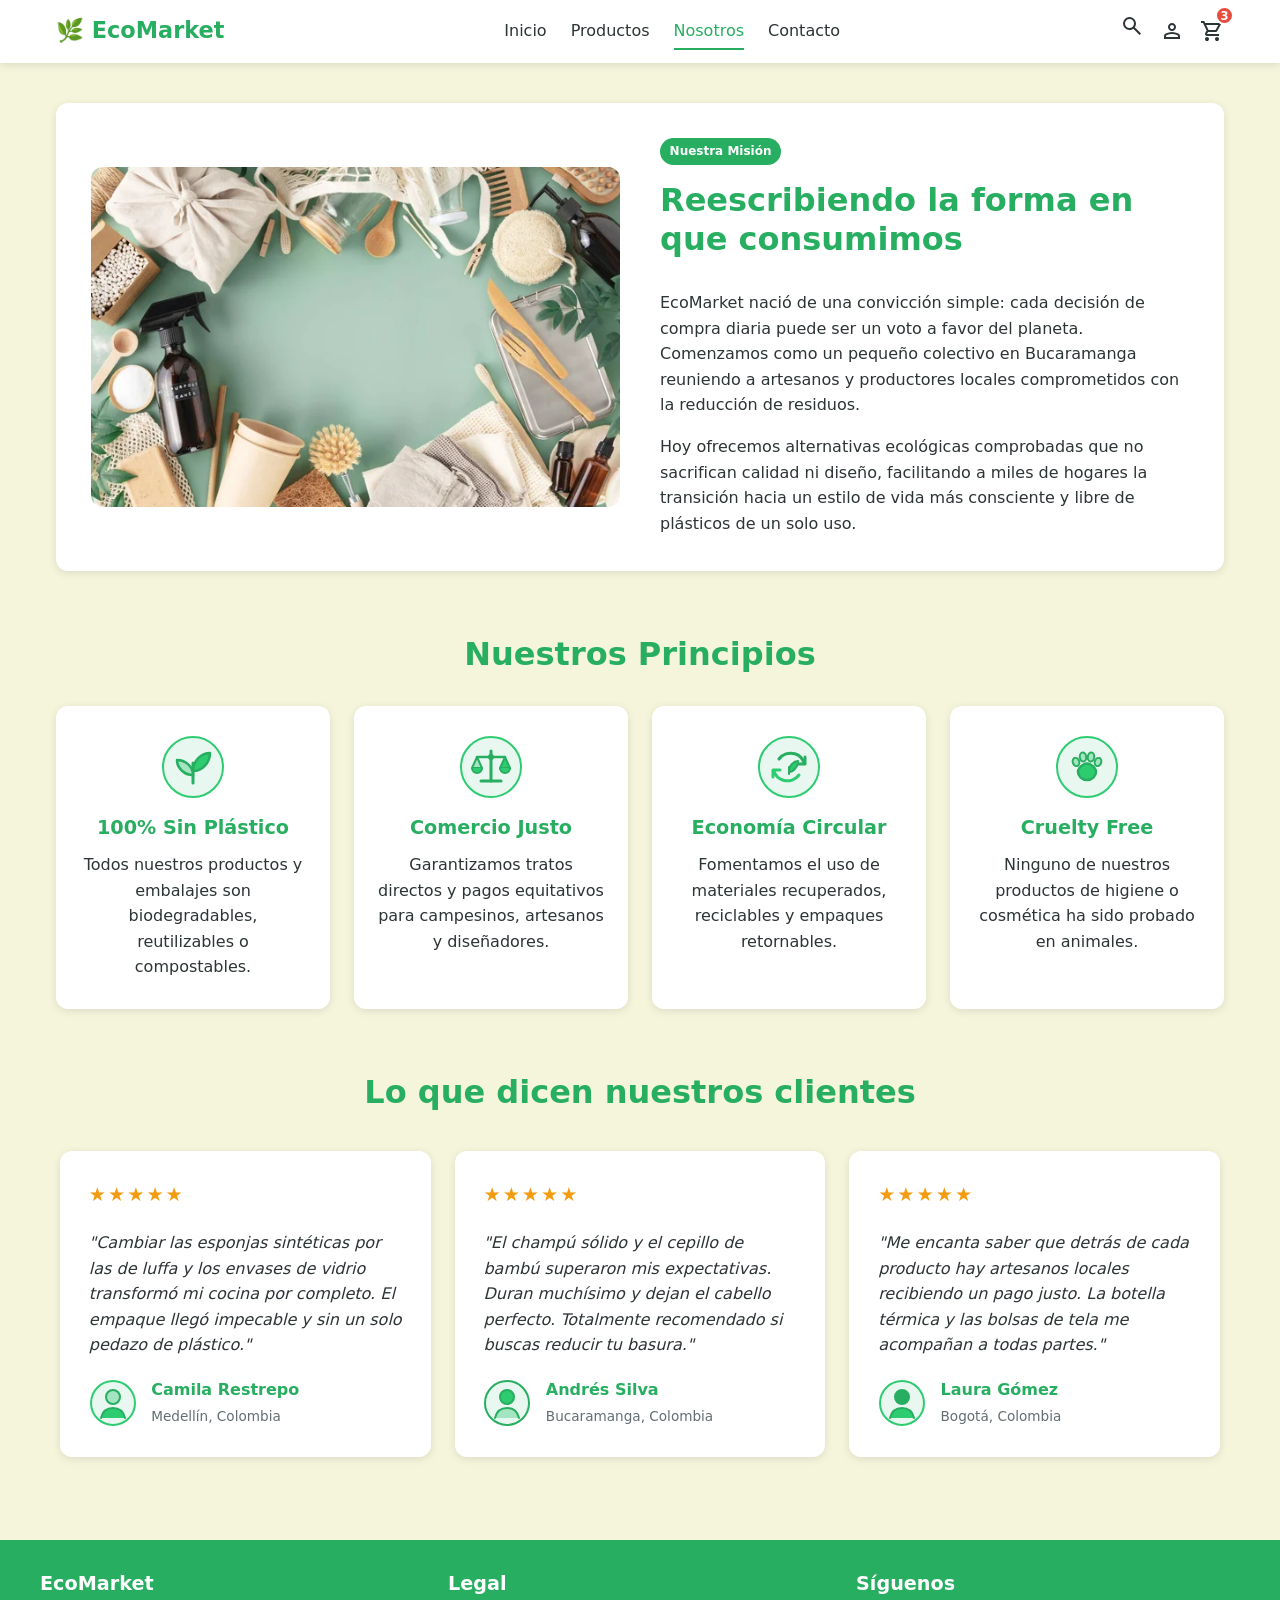
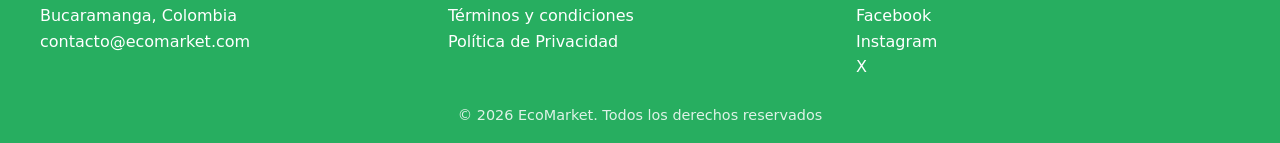
<file: views/sobre-nosotros.html>
<!DOCTYPE html>
<html lang="es">
<head>
  <meta charset="UTF-8">
  <meta name="viewport" content="width=device-width, initial-scale=1.0">
  <meta name="description" content="Conoce la misión, valores y testimonios de EcoMarket.">
  <title>EcoMarket | Sobre Nosotros</title>
  <link rel="stylesheet" href="../css/main.css">
  <link rel="stylesheet" href="../css/layout.css">
  <link rel="stylesheet" href="../css/components.css">
  <link rel="stylesheet" href="../css/animations.css">
</head>
<body>

  <!-- Encabezado común -->
  <header class="header">
    <div class="header__inner">
      <a href="../index.html" class="logo">🌿 EcoMarket</a>
      <nav class="nav" aria-label="Navegación principal">
        <ul>
          <li><a href="../index.html">Inicio</a></li>
          <li><a href="productos.html">Productos</a></li>
          <li><a href="sobre-nosotros.html" class="active">Nosotros</a></li>
          <li><a href="contacto.html">Contacto</a></li>
        </ul>
      </nav>
      <div class="header__acciones">
        <a href="productos.html" aria-label="Buscar"><svg xmlns="http://www.w3.org/2000/svg" height="24px" viewBox="0 -960 960 960" width="24px" fill="currentColor"><path d="M784-120 532-372q-30 24-69 38t-83 14q-109 0-184.5-75.5T120-580q0-109 75.5-184.5T380-840q109 0 184.5 75.5T640-580q0 44-14 83t-38 69l252 252-56 56ZM380-400q75 0 127.5-52.5T560-580q0-75-52.5-127.5T380-760q-75 0-127.5 52.5T200-580q0 75 52.5 127.5T380-400Z"/></svg></a>
        <a href="perfil.html" class="perfil-enlace" aria-label="Mi Perfil" title="Mi Perfil"><svg xmlns="http://www.w3.org/2000/svg" height="24px" viewBox="0 -960 960 960" width="24px" fill="currentColor"><path d="M480-480q-66 0-113-47t-47-113q0-66 47-113t113-47q66 0 113 47t47 113q0 66-47 113t-113 47ZM160-160v-112q0-34 17.5-62.5T226-378q62-31 126-46.5T480-440q64 0 128 15.5T734-378q31 15 48.5 43.5T800-272v112H160Zm80-80h480v-32q0-11-5.5-20T700-306q-54-27-109-40.5T480-360q-56 0-111 13.5T260-306q-9 5-14.5 14t-5.5 20v32Zm240-320q33 0 56.5-23.5T560-640q0-33-23.5-56.5T480-720q-33 0-56.5 23.5T400-640q0 33 23.5 56.5T480-560Zm0-80Zm0 400Z"/></svg></a>
        <a href="carrito.html" class="carrito-enlace" aria-label="Carrito de compras"><svg xmlns="http://www.w3.org/2000/svg" height="24px" viewBox="0 -960 960 960" width="24px" fill="currentColor"><path d="M223.5-103.5Q200-127 200-160t23.5-56.5Q247-240 280-240t56.5 23.5Q360-193 360-160t-23.5 56.5Q313-80 280-80t-56.5-23.5Zm400 0Q600-127 600-160t23.5-56.5Q647-240 680-240t56.5 23.5Q760-193 760-160t-23.5 56.5Q713-80 680-80t-56.5-23.5ZM246-720l96 200h280l110-200H246Zm-38-80h590q23 0 35 20.5t1 41.5L692-482q-11 20-29.5 31T622-440H324l-44 80h480v80H280q-45 0-68-39.5t-2-78.5l54-98-144-304H40v-80h130l38 80Zm134 280h280-280Z"/></svg><span class="carrito-contador">3</span></a>
      </div>
    </div>
  </header>

  <main class="nosotros-page">

    <!-- Sección Historia -->
    <section class="historia-section">
      <div class="historia-inner">
        <div class="historia__imagen-wrapper">
          <img src="../img/hero/hero.jpg" alt="Misión EcoMarket y naturaleza" class="historia__img">
        </div>
        <div class="historia__texto">
          <span class="badge badge--stock">Nuestra Misión</span>
          <h2>Reescribiendo la forma en que consumimos</h2>
          <p>EcoMarket nació de una convicción simple: cada decisión de compra diaria puede ser un voto a favor del planeta. Comenzamos como un pequeño colectivo en Bucaramanga reuniendo a artesanos y productores locales comprometidos con la reducción de residuos.</p>
          <p>Hoy ofrecemos alternativas ecológicas comprobadas que no sacrifican calidad ni diseño, facilitando a miles de hogares la transición hacia un estilo de vida más consciente y libre de plásticos de un solo uso.</p>
        </div>
      </div>
    </section>

    <!-- Sección Principios Ecológicos -->
    <section class="principios-section">
      <h2 class="seccion-titulo">Nuestros Principios</h2>
      <div class="principios-grid">
        <div class="principio-card">
          <img src="../img/icons/sin-plastico.svg" alt="Icono 100% Sin Plástico" class="principio-icon">
          <h3>100% Sin Plástico</h3>
          <p>Todos nuestros productos y embalajes son biodegradables, reutilizables o compostables.</p>
        </div>
        <div class="principio-card">
          <img src="../img/icons/comercio-justo.svg" alt="Icono Comercio Justo" class="principio-icon">
          <h3>Comercio Justo</h3>
          <p>Garantizamos tratos directos y pagos equitativos para campesinos, artesanos y diseñadores.</p>
        </div>
        <div class="principio-card">
          <img src="../img/icons/economia-circular.svg" alt="Icono Economía Circular" class="principio-icon">
          <h3>Economía Circular</h3>
          <p>Fomentamos el uso de materiales recuperados, reciclables y empaques retornables.</p>
        </div>
        <div class="principio-card">
          <img src="../img/icons/cruelty-free.svg" alt="Icono Cruelty Free" class="principio-icon">
          <h3>Cruelty Free</h3>
          <p>Ninguno de nuestros productos de higiene o cosmética ha sido probado en animales.</p>
        </div>
      </div>
    </section>

    <!-- Sección Testimonios -->
    <section class="testimonios-section">
      <h2 class="seccion-titulo">Lo que dicen nuestros clientes</h2>
      <div class="testimonios-carrusel">
        
        <article class="testimonio-card card--hover">
          <div class="testimonio-estrellas">★★★★★</div>
          <p class="testimonio-texto">"Cambiar las esponjas sintéticas por las de luffa y los envases de vidrio transformó mi cocina por completo. El empaque llegó impecable y sin un solo pedazo de plástico."</p>
          <div class="testimonio-autor">
            <img src="../img/icons/avatar-usuaria.svg" alt="Avatar de Camila Restrepo" class="testimonio-avatar">
            <div>
              <h4>Camila Restrepo</h4>
              <span>Medellín, Colombia</span>
            </div>
          </div>
        </article>

        <article class="testimonio-card card--hover">
          <div class="testimonio-estrellas">★★★★★</div>
          <p class="testimonio-texto">"El champú sólido y el cepillo de bambú superaron mis expectativas. Duran muchísimo y dejan el cabello perfecto. Totalmente recomendado si buscas reducir tu basura."</p>
          <div class="testimonio-autor">
            <img src="../img/icons/avatar-usuario.svg" alt="Avatar de Andrés Silva" class="testimonio-avatar">
            <div>
              <h4>Andrés Silva</h4>
              <span>Bucaramanga, Colombia</span>
            </div>
          </div>
        </article>

        <article class="testimonio-card card--hover">
          <div class="testimonio-estrellas">★★★★★</div>
          <p class="testimonio-texto">"Me encanta saber que detrás de cada producto hay artesanos locales recibiendo un pago justo. La botella térmica y las bolsas de tela me acompañan a todas partes."</p>
          <div class="testimonio-autor">
            <img src="../img/icons/avatar-usuaria-2.svg" alt="Avatar de Laura Gómez" class="testimonio-avatar">
            <div>
              <h4>Laura Gómez</h4>
              <span>Bogotá, Colombia</span>
            </div>
          </div>
        </article>

      </div>
    </section>

  </main>

  <!-- Footer común -->
  <footer class="footer">
    <div class="footer__inner">
      <div>
        <h3>EcoMarket</h3>
        <p>Bucaramanga, Colombia</p>
        <p>contacto@ecomarket.com</p>
      </div>
      <div>
        <h3>Legal</h3>
        <ul>
          <li><a href="#">Términos y condiciones</a></li>
          <li><a href="#">Política de Privacidad</a></li>
        </ul>
      </div>
      <div>
        <h3>Síguenos</h3>
        <ul class="redes">
          <li><a href="#">Facebook</a></li>
          <li><a href="#">Instagram</a></li>
          <li><a href="#">X</a></li>
        </ul>
      </div>
    </div>
    <p class="footer__copy">© 2026 EcoMarket. Todos los derechos reservados</p>
  </footer>

</body>
</html>
</file>
<file: css/main.css>
/*--Variables--*/

:root {
  --verde-claro: #2ecc71;
  --verde-oscuro: #27ae60;
  --beige: #f5f5dc;
  --texto: #2d3436;
  --blanco: #ffffff;
  --gris: #636e72;
  --rojo: #e74c3c;
  --radio: 12px;
  --sombra: 0 2px 8px rgba(0, 0, 0, 0.1);
  --max-ancho: 1200px;
}

/*--Reset--*/

*, *::before, *::after {
    margin: 0;
    padding: 0;
    box-sizing: border-box;
}

html { scroll-behavior: smooth; }

body {
    font-family: system-ui; -apple-system, "Segoe UI", Roboto, sans-serif;
    font-size: 1rem;
    line-height: 1.6;
    color: var(--texto);
    background: var(--beige);
}

img { max-width: 100%; display: block; }
a { color: inherit; text-decoration: none; }
ul { list-style: none;}

/*-- Tipografia-- */

h1, h2, h3 { line-height: 1.2; color: var(--verde-oscuro); }
h1 { font-size: 2rem; }
h2 { font-size: 1.6rem; margin-bottom: 1rem;}
h3 { font-size: 1.2rem; }

@media (min-width: 1024px) {
    h1 { font-size: 3rem; }
    h2 { font-size: 2rem; }
}
</file>
<file: css/layout.css>
/*--Header--*/
.header {
    background: var(--blanco);
    box-shadow: var(--sombra);
    position: sticky;
    top: 0;
    z-index: 100;
}

.header__inner {
    max-width: var(--max-ancho);
    margin: 0 auto;
    padding: 0.8rem 1rem;
    display: flex;
    align-items: center;
    justify-content: space-between;
    flex-wrap: wrap;
    gap: 0.5rem;
}

.logo {
    font-size: 1.4rem;
    font-weight: 700;
    color: var(--verde-oscuro);
}

.header__acciones {
    display: flex;
    gap: 1rem;
    font-size: 1.3rem;
}

/*--Menu: siempre visible, en una fila aparte en movil--*/
.nav {
    width: 100%;
    order: 3;
}

.nav ul {
    display: flex;
    flex-wrap: wrap;
    justify-content: center;
    gap: 0.4rem 1.2rem;
}

.nav a {
    display: block;
    padding: 0.3rem 0;
    font-weight: 500;
    border-bottom: 2px solid transparent;
    transition: color 0.3s, border-color 0.3s;
}

.nav a:hover,
.nav a.active {
    color: var(--verde-oscuro);
    border-color: var(--verde-oscuro);
}

/*--Hero--*/
.hero {
    min-height: 70vh;
    display: flex;
    align-items: center;
    justify-content: center;
    text-align: center;
    padding: 2rem 1rem;
    background:
        linear-gradient(rgba(0, 0, 0, 0.45), rgba(0, 0, 0, 0.45)),
        url("../img/hero/hero.jpg") center / cover no-repeat;
    color: var(--blanco);
}

.hero h1 {
    color: var(--blanco);
    margin-bottom: 1rem;
}

.hero p {
    margin-bottom: 1.5rem;
    font-size: 1.1rem;
}

/*--Destacados--*/
.destacados {
    max-width: var(--max-ancho);
    margin: 0 auto;
    padding: 3rem 1rem;
}

.destacados h2 {
    text-align: center;
}

.grid-destacados {
    display: grid;
    grid-template-columns: 1fr;
    gap: 1.5rem;
}

/*--Footer--*/
.footer {
    background: var(--verde-oscuro);
    color: var(--blanco);
    padding: 2rem 1rem 1rem;
}

.footer h3 {
    color: var(--blanco);
    margin-bottom: 0.5rem;
}

.footer__inner {
    max-width: var(--max-ancho);
    margin: 0 auto;
    display: grid;
    grid-template-columns: 1fr;
    gap: 1.5rem;
}

.footer a:hover {
    text-decoration: underline;
}

.footer__copy {
    text-align: center;
    margin-top: 1.5rem;
    font-size: 0.9rem;
    opacity: 0.85;
}

/*--Tablet--*/
@media (min-width: 600px) {
    .grid-destacados { grid-template-columns: repeat(2, 1fr); }
    .footer__inner { grid-template-columns: repeat(3, 1fr); }
}

/*--Desktop--*/
@media (min-width: 900px) {
    .header__inner { flex-wrap: nowrap; }
    .nav { width: auto; order: 0; }
    .nav ul { flex-wrap: nowrap; gap: 1.5rem; }
    .grid-destacados { grid-template-columns: repeat(3, 1fr); }
}
/*--Catálogo--*/
.catalogo-layout {
  max-width: var(--max-ancho);
  margin: 0 auto;
  padding: 2rem 1rem 3rem;
}

.buscador-bar {
  margin-bottom: 2rem;
}

.buscador-bar__inner {
  display: flex;
  justify-content: center;
}

.catalogo-grid-container {
  flex: 1;
  width: 100%;
}

/* Grid base en móvil */
.grid-productos {
  display: grid;
  grid-template-columns: 1fr;
  gap: 1.5rem;
}

/* Tablet (2 columnas) */
@media (min-width: 600px) {
  .grid-productos {
    grid-template-columns: repeat(2, 1fr);
  }
}

/* Desktop (4 columnas) */
@media (min-width: 1024px) {
  .catalogo-contenido {
    display: flex;
    flex-direction: row;
    align-items: flex-start;
    gap: 2rem;
  }

  .sidebar-filtros {
    width: 260px;
    flex-shrink: 0;
    position: sticky;
    top: 90px;
  }

  .grid-productos {
    grid-template-columns: repeat(4, 1fr);
  }
}

/*--Sobre Nosotros--*/
.nosotros-page {
  max-width: var(--max-ancho);
  margin: 0 auto;
  padding: 2.5rem 1rem 4rem;
  display: flex;
  flex-direction: column;
  gap: 4rem;
}

.seccion-titulo {
  text-align: center;
  margin-bottom: 2rem;
}

/* Historia (Layout Flexbox Mobile-First) */
.historia-inner {
  display: flex;
  flex-direction: column;
  gap: 2rem;
  align-items: center;
  background: var(--blanco);
  padding: 1.5rem;
  border-radius: var(--radio);
  box-shadow: var(--sombra);
}

.historia__imagen-wrapper {
  width: 100%;
  flex: 1;
}

.historia__img {
  width: 100%;
  height: 280px;
  object-fit: cover;
  border-radius: var(--radio);
}

.historia__texto {
  flex: 1;
  display: flex;
  flex-direction: column;
  align-items: flex-start;
  gap: 1rem;
}

/* Principios Ecológicos Grid */
.principios-grid {
  display: grid;
  grid-template-columns: 1fr;
  gap: 1.5rem;
}

/* Testimonios (Carrusel CSS con scroll-snap) */
.testimonios-carrusel {
  display: flex;
  gap: 1.5rem;
  overflow-x: auto;
  scroll-snap-type: x mandatory;
  padding: 0.5rem 0.25rem 1.2rem;
  scrollbar-width: thin;
  scrollbar-color: var(--verde-oscuro) transparent;
}

/*--Página de Contacto--*/
.contacto-page {
  max-width: var(--max-ancho);
  margin: 0 auto;
  padding: 2.5rem 1rem 4rem;
}

.contacto-encabezado {
  text-align: center;
  max-width: 680px;
  margin: 0 auto 2.5rem;
}

.contacto-encabezado h1 {
  margin-bottom: 0.6rem;
}

.contacto-grid {
  display: grid;
  grid-template-columns: 1fr;
  gap: 2rem;
  align-items: start;
}

@media (min-width: 600px) {
  .principios-grid {
    grid-template-columns: repeat(2, 1fr);
  }

  .historia-inner {
    padding: 2.2rem;
  }

  .historia__img {
    height: 340px;
  }
}

@media (min-width: 900px) {
  .historia-inner {
    flex-direction: row;
    gap: 2.5rem;
  }

  .principios-grid {
    grid-template-columns: repeat(4, 1fr);
  }

  .testimonios-carrusel {
    display: grid;
    grid-template-columns: repeat(3, 1fr);
    overflow-x: visible;
  }

  .contacto-grid {
    grid-template-columns: 1fr 1fr;
  }
}

/*--Página de Detalle de Producto--*/
.producto-page {
  max-width: var(--max-ancho);
  margin: 0 auto;
  padding: 1.5rem 1rem 4rem;
}

.producto-layout {
  display: grid;
  grid-template-columns: 1fr;
  gap: 2rem;
  background: var(--blanco);
  padding: 1.5rem;
  border-radius: var(--radio);
  box-shadow: var(--sombra);
  margin-bottom: 3.5rem;
}

.producto-detalles-seccion,
.producto-reviews-seccion,
.producto-relacionados-seccion {
  margin-bottom: 3.5rem;
}

.reviews-grid {
  display: grid;
  grid-template-columns: 1fr;
  gap: 1.5rem;
}

@media (min-width: 600px) {
  .producto-layout {
    padding: 2.5rem;
  }

  .reviews-grid {
    grid-template-columns: repeat(2, 1fr);
  }
}

@media (min-width: 900px) {
  .producto-layout {
    grid-template-columns: 1fr 1.15fr;
    gap: 3rem;
    align-items: start;
  }

  .reviews-grid {
    grid-template-columns: repeat(3, 1fr);
  }
}

/*--Página del Carrito de Compras--*/
.carrito-page {
  max-width: var(--max-ancho);
  margin: 0 auto;
  padding: 1.5rem 1rem 4rem;
}

.carrito-layout {
  display: flex;
  flex-direction: column;
  gap: 2rem;
}

@media (min-width: 900px) {
  .carrito-layout {
    display: grid;
    grid-template-columns: 1.65fr 1fr;
    gap: 2.5rem;
    align-items: start;
  }

  .carrito-resumen-seccion {
    position: sticky;
    top: 90px;
  }
}

/*--Modal Overlay con Pure CSS (:target)--*/
.modal-overlay {
  position: fixed;
  inset: 0;
  background: rgba(0, 0, 0, 0.65);
  backdrop-filter: blur(4px);
  display: none;
  align-items: center;
  justify-content: center;
  z-index: 1000;
  padding: 1rem;
  overflow-y: auto;
}

.modal-overlay:target {
  display: flex;
  animation: aparecer 0.3s ease;
}

.modal-contenido {
  background: var(--blanco);
  border-radius: var(--radio);
  padding: 2rem 1.5rem;
  max-width: 620px;
  width: 100%;
  position: relative;
  box-shadow: 0 15px 35px rgba(0, 0, 0, 0.25);
  max-height: 92vh;
  overflow-y: auto;
}

@media (min-width: 600px) {
  .modal-contenido {
    padding: 2.5rem;
  }
}

/*--Página de Perfil de Usuario--*/
.perfil-page {
  max-width: var(--max-ancho);
  margin: 0 auto;
  padding: 1.5rem 1rem 4rem;
  background;
}

.perfil-header-card {
  background: var(--gris);
  border-radius: var(--radio)
  padding: 1.8rem;
  box-shadow: var(--sombra);
  margin-bottom: 2.5rem;
  display: flex;
  flex-direction: column;
  gap: 1.8rem;
}

.perfil-stats-grid {
  display: grid;
  grid-template-columns: repeat(2, 1fr);
  gap: 1rem;
}

.tabs-contenedor {
  background: var(--gris );
  border-radius: var(--radio);
  box-shadow: var(--sombra);
  overflow: hidden;
  position: relative;
}

.tabs-nav {
  display: flex;
  flex-wrap: wrap;
  border-bottom: 2px solid #edf2f7;
  background: #fbfdfb;
}

.tabs-contenido-wrapper {
  padding: 1.5rem;
}

@media (min-width: 600px) {
  .perfil-stats-grid {
    grid-template-columns: repeat(4, 1fr);
  }

  .tabs-contenido-wrapper {
    padding: 2.5rem;
  }
}

@media (min-width: 900px) {
  .perfil-header-card {
    flex-direction: row;
    align-items: center;
    justify-content: space-between;
    gap: 2.5rem;
  }

  .perfil-usuario-box {
    flex: 1;
  }

  .perfil-stats-grid {
    flex: 1.2;
  }
}
</file>
<file: css/components.css>
/*--Botones--*/
.btn {
    display: inline-block;
    padding: 0.7rem 1.4rem;
    background: var(--verde-oscuro);
    color: var(--blanco);
    border: none;
    border-radius: var(--radio);
    font-size: 1rem;
    font-weight: 600;
    cursor: pointer;
    transition: background 0.3s, transform 0.2s;
}

.btn:hover {
    background: var(--verde-claro);
    transform: scale(1.03);
}

.btn--outline {
    background: transparent;
    color: var(--verde-oscuro);
    border: 2px solid var(--verde-oscuro);
}

.btn--outline:hover {
    background: var(--verde-oscuro);
    color: var(--blanco);
}

/*--Tarjeta--*/
.card {
    background: var(--blanco);
    border-radius: var(--radio);
    box-shadow: var(--sombra);
    overflow: hidden;
    display: flex;
    flex-direction: column;
}

.card__img {
    width: 100%;
    height: 200px;
    object-fit: cover;
}

.card__body {
    padding: 1rem;
    display: flex;
    flex-direction: column;
    gap: 0.5rem;
    flex: 1;
}

.card__body .btn {
    margin-top: auto;
    text-align: center;
}




/*-- COMPONENTES DE CATÁLOGO-- */



/* Buscador superior */
.input-search {
  width: 100%;
  max-width: 600px;
  padding: 0.8rem 1.2rem;
  border: 2px solid transparent;
  background: var(--blanco);
  border-radius: 50px;
  box-shadow: var(--sombra);
  font-size: 1rem;
  outline: none;
  transition: border-color 0.3s ease;
}

.input-search:focus {
  border-color: var(--verde-oscuro);
}

/* Grupos del barra lateral*/
.filtro-grupo {
  border: none;
  margin-bottom: 1.5rem;
  display: flex;
  flex-direction: column;
  gap: 0.6rem;
}

.filtro-grupo__titulo {
  font-weight: 600;
  color: var(--verde-oscuro);
  font-size: 0.95rem;
  display: block;
  margin-bottom: 0.3rem;
}

.filtro-opcion {
  display: flex;
  align-items: center;
  gap: 0.5rem;
  font-size: 0.95rem;
  cursor: pointer;
}

.filtro-opcion input {
  accent-color: var(--verde-oscuro);
}

.input-range {
  width: 100%;
  accent-color: var(--verde-oscuro);
  cursor: pointer;
}

.rango-valores {
  display: flex;
  justify-content: space-between;
  font-size: 0.8rem;
  color: var(--gris);
}

/* Adaptación de Card de Producto */
.card--producto {
  position: relative;
}

.card__categoria {
  font-size: 0.75rem;
  text-transform: uppercase;
  color: var(--gris);
  font-weight: 700;
  letter-spacing: 0.5px;
}

.card__titulo {
  font-size: 1.05rem;
}

.card__precio {
  font-size: 1.15rem;
  font-weight: 700;
  color: var(--verde-oscuro);
  margin-top: 0.2rem;
}
.btn--small {
  padding: 0.5rem 1rem;
  font-size: 0.9rem;
}

/* Insignias de Stock */
.badge {
  position: absolute;
  top: 10px;
  left: 10px;
  padding: 0.25rem 0.6rem;
  border-radius: 20px;
  font-size: 0.75rem;
  font-weight: 700;
  color: var(--blanco);
  z-index: 2;
}

.badge--stock {
  background: var(--verde-oscuro);
}

.badge--agotado {
  background: var(--rojo);
}

/* Botón Favorito Interactivo */
.fav-toggle {
  position: absolute;
  opacity: 0;
  pointer-events: none;
}

.btn-favorito {
  position: absolute;
  top: 10px;
  right: 10px;
  background: rgba(255, 255, 255, 0.9);
  width: 32px;
  height: 32px;
  border-radius: 50%;
  display: flex;
  align-items: center;
  justify-content: center;
  cursor: pointer;
  z-index: 2;
  font-size: 1rem;
  color: var(--gris);
  transition: transform 0.2s ease, color 0.2s ease;
  user-select: none;
}

.btn-favorito:hover {
  transform: scale(1.15);
}

/* Al marcar el checkbox oculto, el corazón cambia a rojo */
.fav-toggle:checked + .btn-favorito {
  color: var(--rojo);
}

/* Soporte :active adicional */
.btn-favorito:active {
  transform: scale(0.9);
}

/* Paginación Visual */
.paginacion {
  margin-top: 3rem;
  display: flex;
  justify-content: center;
  align-items: center;
  gap: 0.5rem;
  flex-wrap: wrap;
}

.paginacion__lista {
  display: flex;
  gap: 0.3rem;
}

.paginacion__btn,
.paginacion__link {
  display: inline-block;
  padding: 0.5rem 0.9rem;
  background: var(--blanco);
  border-radius: var(--radio);
  box-shadow: var(--sombra);
  font-weight: 600;
  font-size: 0.9rem;
  transition: background 0.2s, color 0.2s;
}

.paginacion__link--active,
.paginacion__link:hover:not(.paginacion__link--active),
.paginacion__btn:hover:not(.paginacion__btn--disabled) {
  background: var(--verde-oscuro);
  color: var(--blanco);
}

.paginacion__btn--disabled {
  opacity: 0.5;
  pointer-events: none;
  cursor: not-allowed;
}

/*-- COMPONENTES DE SOBRE NOSOTROS --*/
.historia__texto .badge {
  position: static;
  display: inline-block;
}

.principio-card {
  background: var(--blanco);
  padding: 1.8rem 1.4rem;
  border-radius: var(--radio);
  box-shadow: var(--sombra);
  text-align: center;
  display: flex;
  flex-direction: column;
  align-items: center;
  gap: 0.8rem;
}

.principio-icon {
  width: 64px;
  height: 64px;
  margin-bottom: 0.3rem;
}

.testimonio-card {
  background: var(--blanco);
  padding: 1.8rem;
  border-radius: var(--radio);
  box-shadow: var(--sombra);
  display: flex;
  flex-direction: column;
  justify-content: space-between;
  gap: 1.2rem;
  min-width: 280px;
  flex: 0 0 85%;
  scroll-snap-align: center;
}

@media (min-width: 600px) {
  .testimonio-card {
    flex: 0 0 48%;
  }
}

@media (min-width: 900px) {
  .testimonio-card {
    min-width: 0;
    flex: 1;
  }
}

.testimonio-estrellas {
  color: #f39c12;
  font-size: 1.2rem;
  letter-spacing: 2px;
}

.testimonio-texto {
  font-style: italic;
  color: var(--texto);
}

.testimonio-autor {
  display: flex;
  align-items: center;
  gap: 0.9rem;
  margin-top: auto;
}

.testimonio-avatar {
  width: 48px;
  height: 48px;
  border-radius: 50%;
  flex-shrink: 0;
}

.testimonio-autor h4 {
  color: var(--verde-oscuro);
  font-size: 1rem;
}

.testimonio-autor span {
  font-size: 0.85rem;
  color: var(--gris);
}

/*-- COMPONENTES DE CONTACTO --*/
.contacto-card,
.ubicacion-card {
  background: var(--blanco);
  padding: 2rem 1.5rem;
  border-radius: var(--radio);
  box-shadow: var(--sombra);
}

.contacto-nota {
  color: var(--gris);
  font-size: 0.92rem;
  margin-bottom: 1.5rem;
}

.formulario-contacto {
  display: flex;
  flex-direction: column;
  gap: 1.2rem;
}

.form-grupo {
  display: flex;
  flex-direction: column;
  gap: 0.4rem;
}

.form-grupo label {
  font-weight: 600;
  font-size: 0.95rem;
  color: var(--texto);
}

.form-control {
  width: 100%;
  padding: 0.8rem 1rem;
  border: 2px solid #dfe6e9;
  border-radius: var(--radio);
  font-family: inherit;
  font-size: 1rem;
  color: var(--texto);
  background: #fafafa;
  outline: none;
  transition: border-color 0.3s ease, box-shadow 0.3s ease, background 0.3s ease;
}

.form-control:focus {
  background: var(--blanco);
}

/* Validación visual con :valid e :invalid */
.form-control:invalid {
  border-color: var(--rojo);
}

.form-control:valid {
  border-color: var(--verde-oscuro);
  background: #f4fbf7;
}

.form-control:focus:invalid {
  box-shadow: 0 0 0 3px rgba(231, 76, 60, 0.18);
}

.form-control:focus:valid {
  box-shadow: 0 0 0 3px rgba(39, 174, 96, 0.2);
}

.form-ayuda {
  font-size: 0.8rem;
  color: var(--gris);
}

.form-control:invalid + .form-ayuda {
  color: var(--rojo);
}

.form-control:valid + .form-ayuda {
  color: var(--verde-oscuro);
}

.btn--full {
  width: 100%;
  text-align: center;
  margin-top: 0.4rem;
}

/* Mensaje de confirmación sin JS usando :target */
.alerta-exito {
  display: none;
  padding: 0.9rem 1rem;
  background: #e8f8f0;
  border: 2px solid var(--verde-oscuro);
  border-radius: var(--radio);
  color: var(--verde-oscuro);
  font-weight: 600;
  text-align: center;
}

.alerta-exito:target {
  display: block;
}

/* Mapa de ubicación e info */
.mapa-contenedor {
  margin: 1.2rem 0;
  border-radius: var(--radio);
  overflow: hidden;
  border: 2px solid #e8f8f0;
}

.mapa-img {
  width: 100%;
  height: auto;
  display: block;
}

.mapa-caption {
  padding: 0.65rem 1rem;
  background: #f4fbf7;
  font-size: 0.9rem;
  font-weight: 600;
  color: var(--verde-oscuro);
  text-align: center;
}

.info-contacto-lista {
  display: flex;
  flex-direction: column;
  gap: 0.8rem;
  margin-bottom: 1.5rem;
}

.info-item {
  display: flex;
  flex-direction: column;
  font-size: 0.95rem;
}

.info-item strong {
  color: var(--verde-oscuro);
}

.redes-contacto h3 {
  font-size: 1.1rem;
  margin-bottom: 0.8rem;
}

.redes-iconos {
  display: flex;
  gap: 1rem;
  flex-wrap: wrap;
}

.red-social-btn {
  width: 46px;
  height: 46px;
  border-radius: 50%;
  background: #e8f8f0;
  color: var(--verde-oscuro);
  display: flex;
  align-items: center;
  justify-content: center;
  box-shadow: var(--sombra);
}

.red-social-btn img {
  width: 22px;
  height: 22px;
}

/*-- COMPONENTES DE DETALLE DE PRODUCTO --*/

/* Migas de pan */
.migas-pan {
  padding: 0.8rem 0 1.5rem;
  font-size: 0.9rem;
}

.migas-pan__inner {
  display: flex;
  flex-wrap: wrap;
  align-items: center;
  gap: 0.4rem;
  color: var(--gris);
}

.migas-pan a {
  color: var(--gris);
  transition: color 0.2s ease;
}

.migas-pan a:hover {
  color: var(--verde-oscuro);
  text-decoration: underline;
}

.migas-pan__separador {
  color: #b2bec3;
}

.migas-pan span[aria-current="page"] {
  color: var(--verde-oscuro);
  font-weight: 600;
}

/* Galería de Producto Interactiva con Pure CSS */
.producto-galeria {
  display: flex;
  flex-direction: column;
  gap: 1rem;
  position: relative;
}

.galeria-radio {
  position: absolute;
  opacity: 0;
  pointer-events: none;
}

.galeria-visor {
  position: relative;
  border-radius: var(--radio);
  overflow: hidden;
  background: #fafafa;
  border: 1px solid #ebebeb;
}

.galeria-visor__img {
  width: 100%;
  height: 380px;
  object-fit: cover;
  display: none;
  transition: transform 0.4s ease;
}

.galeria-visor:hover .galeria-visor__img {
  transform: scale(1.04);
}

/* Control visual según radio button activo */
#galeria-1:checked ~ .galeria-visor .galeria-visor__img--1,
#galeria-2:checked ~ .galeria-visor .galeria-visor__img--2,
#galeria-3:checked ~ .galeria-visor .galeria-visor__img--3 {
  display: block;
  animation: aparecer 0.4s ease;
}

.galeria-miniaturas {
  display: flex;
  gap: 0.8rem;
}

.miniatura-label {
  display: block;
  cursor: pointer;
  border-radius: 8px;
  overflow: hidden;
  border: 2px solid transparent;
  transition: border-color 0.2s ease, transform 0.2s ease;
}

.miniatura-label:hover {
  border-color: var(--verde-oscuro);
  transform: translateY(-2px);
}

#galeria-1:checked ~ .galeria-miniaturas label[for="galeria-1"],
#galeria-2:checked ~ .galeria-miniaturas label[for="galeria-2"],
#galeria-3:checked ~ .galeria-miniaturas label[for="galeria-3"] {
  border-color: var(--verde-oscuro);
  box-shadow: 0 0 0 2px var(--verde-claro);
  transform: translateY(-2px);
}

.miniatura {
  width: 72px;
  height: 72px;
  object-fit: cover;
  display: block;
  background: #fafafa;
}

/* Información del Producto */
.producto-info {
  display: flex;
  flex-direction: column;
  gap: 1rem;
}

.producto-info__titulo {
  font-size: 1.6rem;
  color: var(--texto);
}

@media (min-width: 900px) {
  .producto-info__titulo {
    font-size: 2rem;
  }
}

.producto-info__calificacion {
  display: flex;
  align-items: center;
  gap: 0.5rem;
  font-size: 0.95rem;
}

.calificacion-promedio {
  font-weight: 700;
  color: var(--texto);
}

.calificacion-conteo {
  color: var(--gris);
  text-decoration: underline;
  transition: color 0.2s ease;
}

.calificacion-conteo:hover {
  color: var(--verde-oscuro);
}

/* Precios */
.producto-info__precio-bloque {
  display: flex;
  align-items: center;
  gap: 0.8rem;
}

.producto-precio-actual {
  font-size: 1.8rem;
  font-weight: 800;
  color: var(--verde-oscuro);
}

.producto-precio-anterior {
  font-size: 1.2rem;
  color: var(--gris);
  text-decoration: line-through;
}

.badge--descuento {
  position: static;
  background: var(--rojo);
  font-size: 0.85rem;
  padding: 0.2rem 0.6rem;
}

/* Caja de Impacto Ecológico */
.impacto-ecologico-box {
  display: flex;
  align-items: center;
  gap: 0.8rem;
  background: #eafaf1;
  border-left: 4px solid var(--verde-oscuro);
  padding: 0.9rem 1.1rem;
  border-radius: 6px;
  font-size: 0.92rem;
  color: #1e6b37;
}

.impacto-icono {
  font-size: 1.5rem;
}

.producto-info__descripcion {
  color: var(--texto);
  line-height: 1.7;
  font-size: 1rem;
}

/* Selectores de Atributos */
.producto-form {
  display: flex;
  flex-direction: column;
  gap: 1.2rem;
  margin-top: 0.5rem;
}

.selector-grupo {
  border: none;
  display: flex;
  flex-direction: column;
  gap: 0.5rem;
}

.selector-titulo {
  font-weight: 700;
  font-size: 0.92rem;
  color: var(--texto);
}

.selector-opciones {
  display: flex;
  gap: 0.6rem;
  flex-wrap: wrap;
}

.selector-input {
  position: absolute;
  opacity: 0;
  pointer-events: none;
}

.selector-chip {
  padding: 0.45rem 1rem;
  border: 2px solid #dfe6e9;
  border-radius: 20px;
  background: var(--blanco);
  font-size: 0.9rem;
  font-weight: 600;
  cursor: pointer;
  transition: all 0.2s ease;
  user-select: none;
}

.selector-chip:hover {
  border-color: var(--verde-oscuro);
}

.selector-input:checked + .selector-chip {
  background: var(--verde-oscuro);
  color: var(--blanco);
  border-color: var(--verde-oscuro);
}

/* Selector de Colores */
.selector-colores {
  display: flex;
  gap: 0.8rem;
  align-items: center;
}

.color-input {
  position: absolute;
  opacity: 0;
  pointer-events: none;
}

.color-muestra {
  width: 32px;
  height: 32px;
  border-radius: 50%;
  cursor: pointer;
  border: 2px solid transparent;
  outline: 2px solid transparent;
  transition: transform 0.2s ease, outline-color 0.2s ease;
  user-select: none;
}

.color-muestra:hover {
  transform: scale(1.1);
}

.color-muestra--verde {
  background-color: #27ae60;
}

.color-muestra--acero {
  background-color: #bdc3c7;
}

.color-muestra--beige {
  background-color: #d7ccc8;
}

.color-input:checked + .color-muestra {
  outline-color: var(--verde-oscuro);
  outline-offset: 3px;
}

/* Acciones de Compra */
.producto-acciones {
  display: flex;
  gap: 0.8rem;
  align-items: center;
}

.cantidad-selector {
  width: 80px;
}

.cantidad-input {
  width: 100%;
  padding: 0.65rem 0.5rem;
  border: 2px solid #dfe6e9;
  border-radius: var(--radio);
  font-size: 1rem;
  font-weight: 700;
  text-align: center;
  color: var(--texto);
  outline: none;
}

.cantidad-input:focus {
  border-color: var(--verde-oscuro);
}

.btn--carrito {
  flex: 1;
  text-align: center;
}

.btn--comprar-ahora {
  width: 100%;
  text-align: center;
}

/* Garantías Ecológicas */
.garantias-lista {
  display: flex;
  flex-direction: column;
  gap: 0.8rem;
  padding-top: 1rem;
  border-top: 1px solid #eee;
  margin-top: 0.5rem;
}

.garantia-item {
  display: flex;
  align-items: flex-start;
  gap: 0.8rem;
  font-size: 0.9rem;
  color: var(--texto);
}

.garantia-icono {
  font-size: 1.2rem;
  line-height: 1;
}

/* Acordeón Pure CSS con <details> y <summary> */
.acordeon-contenedor {
  display: flex;
  flex-direction: column;
  gap: 1rem;
}

.acordeon-item {
  background: var(--blanco);
  border-radius: var(--radio);
  box-shadow: var(--sombra);
  overflow: hidden;
  border: 1px solid #f0f0f0;
}

.acordeon-titulo {
  padding: 1.2rem 1.5rem;
  font-weight: 700;
  font-size: 1.05rem;
  color: var(--verde-oscuro);
  cursor: pointer;
  list-style: none;
  position: relative;
  display: flex;
  justify-content: space-between;
  align-items: center;
  user-select: none;
  transition: background 0.2s ease;
}

.acordeon-titulo::-webkit-details-marker {
  display: none;
}

.acordeon-titulo::after {
  content: "▾";
  font-size: 1.2rem;
  transition: transform 0.3s ease;
  color: var(--verde-oscuro);
}

.acordeon-item[open] .acordeon-titulo::after {
  transform: rotate(180deg);
}

.acordeon-titulo:hover {
  background: #f9fbf9;
}

.acordeon-cuerpo {
  padding: 0 1.5rem 1.5rem;
  line-height: 1.7;
  color: var(--texto);
  font-size: 0.96rem;
}

.lista-especificaciones {
  display: flex;
  flex-direction: column;
  gap: 0.6rem;
  margin-top: 0.5rem;
}

.lista-especificaciones li {
  position: relative;
  padding-left: 1.2rem;
}

.lista-especificaciones li::before {
  content: "•";
  color: var(--verde-oscuro);
  font-weight: bold;
  position: absolute;
  left: 0;
}

/* Clases de utilidad */
.sr-only {
  position: absolute;
  width: 1px;
  height: 1px;
  padding: 0;
  margin: -1px;
  overflow: hidden;
  clip: rect(0, 0, 0, 0);
  white-space: nowrap;
  border: 0;
}

/*-- COMPONENTES DEL CARRITO DE COMPRAS --*/

/* Contador en Header */
.carrito-enlace {
  position: relative;
  display: inline-flex;
  align-items: center;
}

.carrito-contador {
  position: absolute;
  top: -8px;
  right: -10px;
  background: var(--rojo);
  color: var(--blanco);
  font-size: 0.72rem;
  font-weight: 700;
  width: 19px;
  height: 19px;
  border-radius: 50%;
  display: flex;
  align-items: center;
  justify-content: center;
  border: 2px solid var(--blanco);
}

/* Barra de Progreso Envío Libre de Carbono */
.envio-progreso-card {
  background: var(--blanco);
  padding: 1.2rem 1.5rem;
  border-radius: var(--radio);
  box-shadow: var(--sombra);
  margin-bottom: 2rem;
  border: 1px solid #e8f8f0;
}

.envio-progreso__texto {
  display: flex;
  align-items: center;
  gap: 0.8rem;
  font-size: 0.95rem;
  color: var(--texto);
  margin-bottom: 0.7rem;
}

.envio-icono {
  font-size: 1.4rem;
}

.barra-contenedor {
  width: 100%;
  height: 10px;
  background: #e2e8f0;
  border-radius: 10px;
  overflow: hidden;
}

.barra-relleno {
  height: 100%;
  background: linear-gradient(90deg, var(--verde-claro), var(--verde-oscuro));
  border-radius: 10px;
  transition: width 0.6s ease;
}

/* Encabezado de la Sección de Artículos */
.carrito-articulos-header {
  display: flex;
  justify-content: space-between;
  align-items: center;
  flex-wrap: wrap;
  gap: 0.8rem;
  margin-bottom: 1.2rem;
}

.carrito-articulos-header h1 {
  font-size: 1.4rem;
}

@media (min-width: 600px) {
  .carrito-articulos-header h1 {
    font-size: 1.7rem;
  }
}

.link-seguir-comprando {
  font-size: 0.9rem;
  color: var(--verde-oscuro);
  font-weight: 600;
  transition: color 0.2s ease;
}

.link-seguir-comprando:hover {
  text-decoration: underline;
}

/* Eliminación de items en Pure CSS */
.item-eliminar-check {
  position: absolute;
  opacity: 0;
  pointer-events: none;
}

#eliminar-item-1:checked ~ .carrito-item--1,
#eliminar-item-2:checked ~ .carrito-item--2,
#eliminar-item-3:checked ~ .carrito-item--3 {
  display: none;
}

/* Tarjeta de Artículo del Carrito */
.carrito-item {
  display: grid;
  grid-template-columns: 80px 1fr;
  gap: 1.2rem;
  background: var(--blanco);
  padding: 1.2rem;
  border-radius: var(--radio);
  box-shadow: var(--sombra);
  margin-bottom: 1rem;
  position: relative;
  align-items: center;
}

@media (min-width: 600px) {
  .carrito-item {
    grid-template-columns: 90px 1.5fr auto auto auto;
    gap: 1.5rem;
  }
}

.carrito-item__img {
  width: 80px;
  height: 80px;
  object-fit: cover;
  border-radius: 8px;
  background: #fafafa;
}

@media (min-width: 600px) {
  .carrito-item__img {
    width: 90px;
    height: 90px;
  }
}

.carrito-item__info {
  display: flex;
  flex-direction: column;
  gap: 0.25rem;
}

.carrito-item__titulo {
  font-size: 1.05rem;
  color: var(--texto);
}

.carrito-item__titulo a:hover {
  color: var(--verde-oscuro);
}

.carrito-item__variante {
  font-size: 0.85rem;
  color: var(--gris);
}

.carrito-item__info .badge {
  position: static;
  display: inline-block;
  align-self: flex-start;
  margin-top: 0.2rem;
}

.carrito-item__impacto {
  font-size: 0.8rem;
  color: var(--verde-oscuro);
  font-weight: 600;
  margin-top: 0.2rem;
}

.carrito-item__cantidad {
  display: flex;
  align-items: center;
}

.carrito-item__precio {
  display: flex;
  flex-direction: column;
  align-items: flex-end;
}

.precio-unitario {
  font-size: 0.8rem;
  color: var(--gris);
}

.precio-subtotal {
  font-size: 1.15rem;
  font-weight: 700;
  color: var(--verde-oscuro);
}

.btn-eliminar-item {
  cursor: pointer;
  width: 32px;
  height: 32px;
  border-radius: 50%;
  display: flex;
  align-items: center;
  justify-content: center;
  color: var(--gris);
  font-size: 1.1rem;
  transition: all 0.2s ease;
  user-select: none;
}

.btn-eliminar-item:hover {
  color: var(--blanco);
  background: var(--rojo);
}

/* Preferencias ecológicas de envío */
.preferencias-eco-card {
  background: var(--blanco);
  padding: 1.5rem;
  border-radius: var(--radio);
  box-shadow: var(--sombra);
  margin-top: 1.5rem;
}

.preferencias-eco__titulo {
  font-size: 1.1rem;
  color: var(--verde-oscuro);
  margin-bottom: 0.8rem;
}

.preferencia-opcion {
  display: flex;
  align-items: flex-start;
  gap: 0.8rem;
  margin-top: 0.8rem;
  font-size: 0.9rem;
  line-height: 1.5;
}

.checkbox-eco {
  accent-color: var(--verde-oscuro);
  margin-top: 0.25rem;
  cursor: pointer;
  width: 18px;
  height: 18px;
}

.label-eco {
  cursor: pointer;
}

/* Card de Resumen de Pedido */
.resumen-card {
  background: var(--blanco);
  padding: 1.8rem;
  border-radius: var(--radio);
  box-shadow: var(--sombra);
}

.resumen-card__titulo {
  font-size: 1.3rem;
  color: var(--verde-oscuro);
  margin-bottom: 1.2rem;
  padding-bottom: 0.8rem;
  border-bottom: 1px solid #edf2f7;
}

/* Cupón de descuento */
.cupon-bloque {
  margin-bottom: 1.5rem;
}

.cupon-label {
  font-size: 0.85rem;
  font-weight: 600;
  color: var(--gris);
  display: block;
  margin-bottom: 0.4rem;
}

.cupon-form {
  display: flex;
  gap: 0.5rem;
}

.input-cupon {
  flex: 1;
  padding: 0.55rem 0.8rem;
  font-size: 0.9rem;
}

.alerta-cupon {
  display: none;
  padding: 0.6rem 0.8rem;
  background: #eafaf1;
  color: var(--verde-oscuro);
  border-radius: 6px;
  font-size: 0.85rem;
  margin-top: 0.6rem;
  border: 1px solid #d4efdf;
}

.alerta-cupon:target {
  display: block;
  animation: aparecer 0.3s ease;
}

/* Filas del resumen */
.resumen-filas {
  display: flex;
  flex-direction: column;
  gap: 0.75rem;
  font-size: 0.95rem;
}

.resumen-fila {
  display: flex;
  justify-content: space-between;
  align-items: center;
}

.resumen-fila--descuento {
  color: var(--rojo);
  font-weight: 600;
}

.resumen-separador {
  border: none;
  border-top: 1px solid #edf2f7;
  margin: 0.5rem 0;
}

.resumen-fila--total {
  font-size: 1.15rem;
  color: var(--texto);
}

.resumen-total-destacado {
  font-size: 1.4rem;
  color: var(--verde-oscuro);
  font-weight: 800;
}

/* Distintivo de Huella Neutra */
.eco-distintivo {
  display: flex;
  align-items: center;
  gap: 0.8rem;
  background: #f4fbf7;
  border: 1px solid #d4efdf;
  padding: 0.85rem 1rem;
  border-radius: 8px;
  margin: 1.4rem 0 1rem;
  font-size: 0.86rem;
  color: #196f3d;
  line-height: 1.4;
}

.eco-distintivo__icono {
  font-size: 1.5rem;
}

.btn--checkout {
  margin-bottom: 1.2rem;
  text-align: center;
}

.resumen-garantias {
  display: flex;
  flex-direction: column;
  gap: 0.6rem;
  padding-top: 1rem;
  border-top: 1px solid #edf2f7;
  font-size: 0.82rem;
  color: var(--gris);
}

.resumen-garantia-item {
  display: flex;
  align-items: center;
  gap: 0.6rem;
}

/* Modal y Formulario de Checkout */
.modal-header {
  text-align: center;
  margin-bottom: 1.8rem;
}

.modal-header .logo {
  font-size: 1.3rem;
  margin-bottom: 0.3rem;
  display: inline-block;
}

.modal-subtitulo {
  font-size: 0.92rem;
  color: var(--gris);
  margin-top: 0.3rem;
}

.modal-cerrar {
  position: absolute;
  top: 16px;
  right: 20px;
  font-size: 2rem;
  color: var(--gris);
  text-decoration: none;
  line-height: 1;
  transition: color 0.2s ease;
}

.modal-cerrar:hover {
  color: var(--rojo);
}

.checkout-form {
  display: flex;
  flex-direction: column;
  gap: 1.5rem;
}

.checkout-fieldset {
  border: 1px solid #e2e8f0;
  border-radius: var(--radio);
  padding: 1.2rem 1rem;
  display: flex;
  flex-direction: column;
  gap: 1rem;
}

.checkout-legend {
  font-weight: 700;
  font-size: 0.98rem;
  color: var(--verde-oscuro);
  padding: 0 0.5rem;
}

.checkout-dos-col {
  display: grid;
  grid-template-columns: 1fr;
  gap: 1rem;
}

@media (min-width: 600px) {
  .checkout-dos-col {
    grid-template-columns: 1fr 1fr;
  }
}

.metodos-pago-grid {
  display: flex;
  flex-direction: column;
  gap: 0.8rem;
}

.metodo-pago-card {
  display: flex;
  flex-direction: column;
  gap: 0.2rem;
  padding: 0.9rem 1.1rem;
  border: 2px solid #e2e8f0;
  border-radius: var(--radio);
  cursor: pointer;
  transition: border-color 0.2s ease, background 0.2s ease;
}

.metodo-pago-card input {
  accent-color: var(--verde-oscuro);
  margin-bottom: 0.3rem;
}

.metodo-pago-titulo {
  font-weight: 700;
  font-size: 0.95rem;
  color: var(--texto);
}

.metodo-pago-desc {
  font-size: 0.82rem;
  color: var(--gris);
}

.metodo-pago-card:hover {
  border-color: var(--verde-claro);
}

.metodo-pago-card:has(input:checked) {
  border-color: var(--verde-oscuro);
  background: #f4fbf7;
}

.btn--confirmar {
  font-size: 1.05rem;
  padding: 0.9rem 1.5rem;
}

/* Modal de Confirmación de Pedido */
.modal-contenido--exito {
  text-align: center;
  padding: 3rem 1.8rem;
}

.exito-icono {
  font-size: 3.5rem;
  display: block;
  margin-bottom: 1rem;
}

.modal-contenido--exito h2 {
  font-size: 1.8rem;
  color: var(--verde-oscuro);
  margin-bottom: 0.8rem;
}

.exito-texto {
  color: var(--texto);
  line-height: 1.6;
  margin-bottom: 1.5rem;
}

.exito-resumen-caja {
  background: #eafaf1;
  border: 1px solid #d4efdf;
  padding: 1.2rem;
  border-radius: var(--radio);
  color: #196f3d;
  margin-bottom: 2rem;
  font-size: 0.95rem;
}

/*-- COMPONENTES DE PERFIL DE USUARIO --*/

/* Icono de Perfil en Header */
.perfil-enlace {
  display: inline-flex;
  align-items: center;
  color: var(--texto);
  transition: color 0.2s ease, transform 0.2s ease;
}

.perfil-enlace:hover,
.perfil-enlace.activo {
  color: var(--verde-oscuro);
  transform: scale(1.08);
}

/* Header del Perfil */
.perfil-usuario-box {
  display: flex;
  align-items: center;
  gap: 1.2rem;
}

.perfil-avatar-wrapper {
  position: relative;
  width: 78px;
  height: 78px;
  flex-shrink: 0;
}

.perfil-avatar-img {
  width: 100%;
  height: 100%;
  border-radius: 50%;
  object-fit: cover;
  background: #e8f8f0;
  border: 3px solid var(--verde-oscuro);
}

.avatar-nivel-badge {
  position: absolute;
  bottom: -2px;
  right: -2px;
  width: 26px;
  height: 26px;
  background: var(--blanco);
  border-radius: 50%;
  box-shadow: var(--sombra);
  display: flex;
  align-items: center;
  justify-content: center;
  font-size: 0.9rem;
  border: 1px solid #d4efdf;
}

.perfil-usuario-info {
  display: flex;
  flex-direction: column;
  gap: 0.25rem;
}

.perfil-nombre-fila {
  display: flex;
  align-items: center;
  gap: 0.8rem;
  flex-wrap: wrap;
}

.perfil-nombre-fila h1 {
  font-size: 1.4rem;
  color: var(--texto);
}

.perfil-meta {
  font-size: 0.85rem;
  color: var(--gris);
}

.perfil-bio {
  font-size: 0.92rem;
  color: var(--texto);
  margin-top: 0.2rem;
}

/* Métricas del Perfil */
.stat-card {
  background: #f9fbf9;
  border: 1px solid #edf2f7;
  border-radius: var(--radio);
  padding: 0.9rem 0.6rem;
  text-align: center;
  display: flex;
  flex-direction: column;
  align-items: center;
  gap: 0.2rem;
  transition: transform 0.2s ease, box-shadow 0.2s ease;
}

.stat-card:hover {
  transform: translateY(-2px);
  box-shadow: 0 4px 10px rgba(0, 0, 0, 0.05);
}

.stat-card--destacado {
  background: #eafaf1;
  border-color: #c3e6cb;
}

.stat-icono {
  font-size: 1.3rem;
}

.stat-valor {
  font-size: 1.25rem;
  font-weight: 800;
  color: var(--verde-oscuro);
}

.stat-etiqueta {
  font-size: 0.72rem;
  color: var(--gris);
  font-weight: 600;
  text-transform: uppercase;
  letter-spacing: 0.3px;
}

/* Pestañas Pure CSS */
.tab-radio {
  position: absolute;
  opacity: 0;
  pointer-events: none;
}

.tab-label {
  padding: 1rem 1.4rem;
  font-weight: 600;
  font-size: 0.92rem;
  color: var(--gris);
  cursor: pointer;
  display: flex;
  align-items: center;
  gap: 0.5rem;
  border-bottom: 3px solid transparent;
  transition: color 0.2s ease, border-color 0.2s ease, background 0.2s ease;
  user-select: none;
}

.tab-label:hover {
  color: var(--verde-oscuro);
  background: #f4fbf7;
}

.tab-icono {
  font-size: 1.1rem;
}

/* Indicadores de pestaña activa */
#tab-pedidos-radio:checked ~ .tabs-nav .tab-label--pedidos,
#tab-datos-radio:checked ~ .tabs-nav .tab-label--datos,
#tab-ecopuntos-radio:checked ~ .tabs-nav .tab-label--ecopuntos,
#tab-direcciones-radio:checked ~ .tabs-nav .tab-label--direcciones {
  color: var(--verde-oscuro);
  border-bottom-color: var(--verde-oscuro);
  background: var(--blanco);
  font-weight: 700;
}

/* Paneles de contenido */
.tab-panel {
  display: none;
}

#tab-pedidos-radio:checked ~ .tabs-contenido-wrapper .tab-panel--pedidos,
#tab-datos-radio:checked ~ .tabs-contenido-wrapper .tab-panel--datos,
#tab-ecopuntos-radio:checked ~ .tabs-contenido-wrapper .tab-panel--ecopuntos,
#tab-direcciones-radio:checked ~ .tabs-contenido-wrapper .tab-panel--direcciones {
  display: block;
  animation: aparecer 0.35s ease-out;
}

.panel-header {
  margin-bottom: 1.8rem;
}

.panel-header h2 {
  font-size: 1.35rem;
  color: var(--verde-oscuro);
  margin-bottom: 0.3rem;
}

.panel-header p {
  color: var(--gris);
  font-size: 0.92rem;
}

/* Tarjetas de Pedidos */
.pedidos-lista {
  display: flex;
  flex-direction: column;
  gap: 1.2rem;
}

.pedido-card {
  background: #fafcfa;
  border: 1px solid #edf2f7;
  border-radius: var(--radio);
  padding: 1.4rem;
}

.pedido-card__header {
  display: flex;
  justify-content: space-between;
  align-items: center;
  flex-wrap: wrap;
  gap: 0.6rem;
  padding-bottom: 0.9rem;
  border-bottom: 1px solid #eef2f5;
}

.pedido-numero {
  font-weight: 700;
  color: var(--texto);
  font-size: 1.05rem;
  display: block;
}

.pedido-fecha {
  font-size: 0.82rem;
  color: var(--gris);
}

.badge--entregado {
  background: #27ae60;
  position: static;
}

.pedido-card__cuerpo {
  display: flex;
  align-items: center;
  gap: 1.2rem;
  padding: 1.1rem 0;
  flex-wrap: wrap;
}

.pedido-imagenes {
  display: flex;
  gap: 0.5rem;
}

.pedido-miniatura {
  width: 58px;
  height: 58px;
  object-fit: cover;
  border-radius: 8px;
  border: 1px solid #e2e8f0;
  background: var(--blanco);
}

.pedido-resumen-info p {
  font-size: 0.92rem;
  color: var(--texto);
}

.pedido-eco-nota {
  font-size: 0.82rem;
  color: var(--verde-oscuro);
  font-weight: 600;
  margin-top: 0.2rem;
}

.pedido-card__footer {
  display: flex;
  gap: 0.8rem;
  padding-top: 0.8rem;
  border-top: 1px solid #eef2f5;
  flex-wrap: wrap;
}

/* Formulario de Perfil */
.perfil-form {
  display: flex;
  flex-direction: column;
  gap: 1.4rem;
}

.form-grid-dos {
  display: grid;
  grid-template-columns: 1fr;
  gap: 1rem;
}

@media (min-width: 600px) {
  .form-grid-dos {
    grid-template-columns: 1fr 1fr;
  }
}

.perfil-preferencias-box {
  background: #fbfdfb;
  border: 1px solid #e2e8f0;
  border-radius: var(--radio);
  padding: 1.2rem;
  display: flex;
  flex-direction: column;
  gap: 0.8rem;
}

.btn--guardar {
  align-self: flex-start;
}

/* Banner de EcoPuntos */
.ecopuntos-resumen-banner {
  background: #eafaf1;
  border: 1px solid #c3e6cb;
  border-radius: var(--radio);
  padding: 1.6rem;
  display: flex;
  flex-direction: column;
  gap: 1.2rem;
  margin-bottom: 2rem;
}

@media (min-width: 600px) {
  .ecopuntos-resumen-banner {
    flex-direction: row;
    align-items: center;
    justify-content: space-between;
  }

  .ecopuntos-saldo-col {
    flex: 1;
  }

  .ecopuntos-progreso-col {
    flex: 1.4;
  }
}

.ecopuntos-titulo-saldo {
  font-size: 0.85rem;
  color: #196f3d;
  font-weight: 600;
  display: block;
}

.ecopuntos-puntos-numero {
  font-size: 2.2rem;
  font-weight: 800;
  color: var(--verde-oscuro);
  display: block;
  line-height: 1.1;
  margin: 0.3rem 0;
}

.ecopuntos-puntos-numero small {
  font-size: 1rem;
  font-weight: 600;
  color: #1e7e34;
}

.ecopuntos-progreso-col p {
  font-size: 0.88rem;
  color: var(--texto);
  margin-bottom: 0.6rem;
}

.recompensas-seccion-titulo {
  font-size: 1.15rem;
  color: var(--verde-oscuro);
  margin-bottom: 1.2rem;
}

.recompensas-grid {
  display: grid;
  grid-template-columns: 1fr;
  gap: 1.5rem;
}

@media (min-width: 600px) {
  .recompensas-grid {
    grid-template-columns: repeat(3, 1fr);
  }
}

.recompensa-card {
  padding: 1.6rem 1.2rem;
  text-align: center;
  position: relative;
  display: flex;
  flex-direction: column;
  align-items: center;
  gap: 0.6rem;
}

.recompensa-costo {
  position: absolute;
  top: 12px;
  right: 12px;
  background: var(--verde-oscuro);
  color: var(--blanco);
  font-size: 0.75rem;
  font-weight: 700;
  padding: 0.25rem 0.6rem;
  border-radius: 20px;
}

.recompensa-icono {
  font-size: 2.2rem;
  margin-bottom: 0.2rem;
}

.recompensa-card h3 {
  font-size: 1.05rem;
  color: var(--texto);
}

.recompensa-card p {
  font-size: 0.85rem;
  color: var(--gris);
  margin-bottom: 0.5rem;
}

/* Direcciones */
.direcciones-grid {
  display: grid;
  grid-template-columns: 1fr;
  gap: 1.5rem;
}

@media (min-width: 600px) {
  .direcciones-grid {
    grid-template-columns: repeat(2, 1fr);
  }
}

.direccion-card {
  background: var(--blanco);
  border: 2px solid #edf2f7;
  border-radius: var(--radio);
  padding: 1.5rem;
  display: flex;
  flex-direction: column;
  gap: 0.5rem;
  position: relative;
}

.direccion-card--principal {
  border-color: var(--verde-oscuro);
  background: #fbfdfb;
}

.direccion-card h3 {
  font-size: 1.1rem;
  color: var(--texto);
}

.direccion-card p {
  font-size: 0.9rem;
  color: var(--texto);
  line-height: 1.5;
}

.direccion-acciones {
  margin-top: 0.8rem;
  padding-top: 0.8rem;
  border-top: 1px solid #edf2f7;
}

.btn-enlace {
  font-size: 0.9rem;
  color: var(--verde-oscuro);
  font-weight: 600;
  text-decoration: underline;
  cursor: pointer;
}

/* Timeline de Rastreo */
.rastreo-timeline {
  display: flex;
  flex-direction: column;
  gap: 1.5rem;
  margin-top: 1.5rem;
}

.timeline-paso {
  display: flex;
  gap: 1rem;
  align-items: flex-start;
  position: relative;
}

.paso-icono {
  width: 36px;
  height: 36px;
  border-radius: 50%;
  background: #e2e8f0;
  color: var(--gris);
  display: flex;
  align-items: center;
  justify-content: center;
  font-weight: 700;
  flex-shrink: 0;
}

.timeline-paso--completado .paso-icono {
  background: var(--verde-oscuro);
  color: var(--blanco);
}

.timeline-paso--activo .paso-icono {
  background: #eafaf1;
  border: 2px solid var(--verde-oscuro);
  color: var(--verde-oscuro);
}

.paso-info h4 {
  font-size: 0.95rem;
  color: var(--texto);
  margin-bottom: 0.2rem;
}

.paso-info p {
  font-size: 0.82rem;
  color: var(--gris);
}
</file>
<file: css/animations.css>
/* Tarjeta que se eleva al pasar el mouse */
.card--hover {
  transition: transform 0.3s ease, box-shadow 0.3s ease;
}

.card--hover:hover {
  transform: translateY(-8px);
  box-shadow: 0 12px 24px rgba(0, 0, 0, 0.18);
}

/* Entrada del hero */
@keyframes aparecer {
  from { opacity: 0; transform: translateY(20px); }
  to   { opacity: 1; transform: translateY(0); }
}

.hero__contenido {
  animation: aparecer 0.8s ease-out;
}

/* Principios ecológicos y redes sociales con animación scale al hacer hover */
.principio-card {
  transition: transform 0.3s ease, box-shadow 0.3s ease;
}

.principio-card:hover {
  transform: translateY(-6px);
  box-shadow: 0 10px 20px rgba(0, 0, 0, 0.14);
}

.red-social-btn,
.footer .redes a {
  display: inline-flex;
  transition: transform 0.25s ease, background-color 0.25s ease;
}

.red-social-btn:hover {
  transform: scale(1.18);
  background: var(--verde-claro);
}

.footer .redes a:hover {
  transform: scale(1.12);
}
</file>
